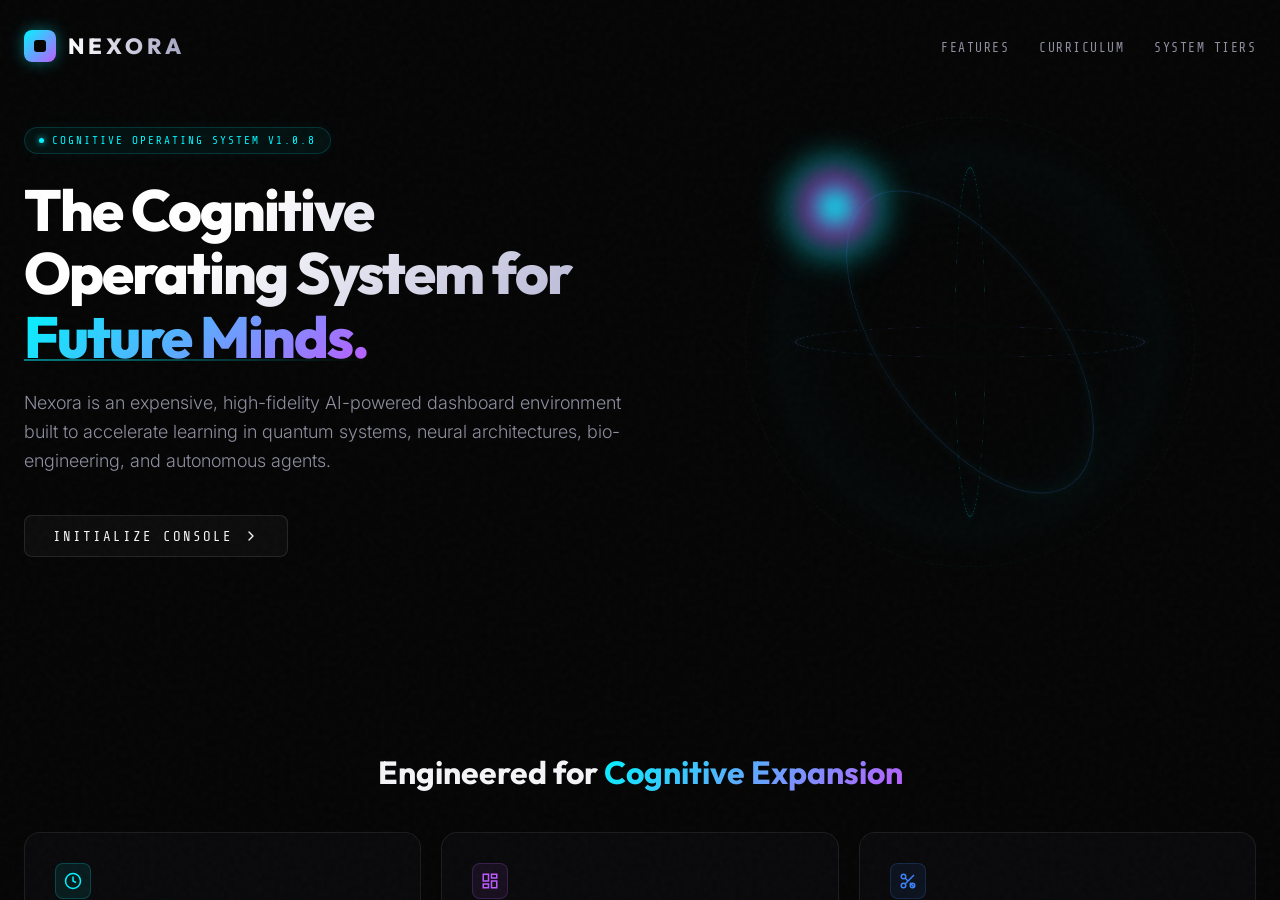
<file: index.html>
<!DOCTYPE html>
<html lang="en">
<head>
  <meta charset="UTF-8">
  <meta name="viewport" content="width=device-width, initial-scale=1.0">
  <title>Nexora // The Cognitive Learning System</title>
  
  <!-- CSS Linkages -->
  <link rel="stylesheet" href="css/main.css">
  <link rel="stylesheet" href="css/landing.css">
</head>
<body>

  <!-- Background Particles Canvas -->
  <canvas id="bg-canvas" style="position: fixed; top:0; left:0; width:100vw; height:100vh; z-index:1; pointer-events:none;"></canvas>
  
  <!-- CRT Digital Grain Overlay -->
  <div class="noise-overlay"></div>

  <!-- Ambient Blurred Backdrop Gradients -->
  <div class="ambient-glow-container">
    <div class="ambient-orb orb-cyan"></div>
    <div class="ambient-orb orb-purple"></div>
    <div class="ambient-orb orb-blue"></div>
  </div>

  <!-- ==========================================================================
       CINEMATIC LANDING PAGE WRAPPER
       ========================================================================== */ -->
  <div id="landing-wrapper" class="landing-wrapper" style="position:relative; z-index:10;">
    
    <!-- HEADER -->
    <header class="landing-header">
      <div class="logo-container">
        <div class="logo-icon"></div>
        <div class="logo-text">NEXORA</div>
      </div>
      <ul class="nav-links">
        <li><a href="#features">FEATURES</a></li>
        <li><a href="#syllabus">CURRICULUM</a></li>
        <li><a href="#pricing">SYSTEM TIERS</a></li>
      </ul>
    </header>

    <!-- HERO SECTION -->
    <section class="hero-container">
      <div class="hero-content">
        <div class="badge-futuristic">
          <span style="display:inline-block; width:5px; height:5px; background:var(--accent-cyan); border-radius:50%; box-shadow:0 0 6px var(--accent-cyan);"></span>
          Cognitive Operating System v1.0.8
        </div>
        <h1 class="hero-title">
          The Cognitive<br>Operating System for <span>Future Minds.</span>
        </h1>
        <p class="hero-subtitle">
          Nexora is an expensive, high-fidelity AI-powered dashboard environment built to accelerate learning in quantum systems, neural architectures, bio-engineering, and autonomous agents.
        </p>
        <div class="hero-actions">
          <button id="init-console-btn" class="btn-futuristic">
            <span>INITIALIZE CONSOLE</span>
            <svg width="16" height="16" viewBox="0 0 24 24" fill="none" stroke="currentColor" stroke-width="2" stroke-linecap="round" stroke-linejoin="round"><polyline points="9 18 15 12 9 6"></polyline></svg>
          </button>
        </div>
      </div>

      <div class="hero-visuals">
        <div class="hologram-wrapper">
          <div class="hologram-grid"></div>
          <div class="hologram-sphere">
            <div class="hologram-ring ring-x"></div>
            <div class="hologram-ring ring-y"></div>
            <div class="hologram-ring ring-z"></div>
            <div class="hologram-core"></div>
          </div>
        </div>
      </div>
    </section>

    <!-- FEATURES BENTO GRID -->
    <section id="features" class="landing-features-section" style="width:100%; max-width:1300px; margin: 80px auto 40px auto; padding: 0 24px;">
      <h2 style="font-family:var(--font-display); font-size:32px; font-weight:700; margin-bottom:40px; text-align:center;">
        Engineered for <span style="background: linear-gradient(135deg, var(--accent-cyan), var(--accent-purple)); -webkit-background-clip: text; -webkit-text-fill-color: transparent;">Cognitive Expansion</span>
      </h2>
      
      <div style="display:grid; grid-template-columns: repeat(3, 1fr); gap:20px;">
        
        <!-- Feature 1 -->
        <div class="glass-panel" style="padding:30px; display:flex; flex-direction:column; gap:16px; min-height:220px;">
          <div style="width:36px; height:36px; border-radius:8px; background:rgba(0, 245, 255, 0.08); display:flex; align-items:center; justify-content:center; border:1px solid rgba(0, 245, 255, 0.2);">
            <svg viewBox="0 0 24 24" fill="none" stroke="var(--accent-cyan)" stroke-width="2" style="width:18px; height:18px;"><circle cx="12" cy="12" r="10"></circle><polyline points="12 6 12 12 16 14"></polyline></svg>
          </div>
          <h3 style="font-family:var(--font-display); font-size:18px; font-weight:600;">Neural Focus Synth</h3>
          <p style="color:var(--text-secondary); font-size:13.5px; line-height:1.5;">
            Procedural Audio Context oscillators synthesizing stereophonic Alpha Waves (10Hz binaural offsets) and bandpass Cosmic Rain sweeps to isolate neural focuses.
          </p>
        </div>

        <!-- Feature 2 -->
        <div class="glass-panel" style="padding:30px; display:flex; flex-direction:column; gap:16px; min-height:220px;">
          <div style="width:36px; height:36px; border-radius:8px; background:rgba(189, 92, 255, 0.08); display:flex; align-items:center; justify-content:center; border:1px solid rgba(189, 92, 255, 0.2);">
            <svg viewBox="0 0 24 24" fill="none" stroke="var(--accent-purple)" stroke-width="2" style="width:18px; height:18px;"><rect x="3" y="3" width="7" height="9"></rect><rect x="14" y="3" width="7" height="5"></rect><rect x="14" y="12" width="7" height="9"></rect><rect x="3" y="16" width="7" height="5"></rect></svg>
          </div>
          <h3 style="font-family:var(--font-display); font-size:18px; font-weight:600;">Cognitive Bento Grid</h3>
          <p style="color:var(--text-secondary); font-size:13.5px; line-height:1.5;">
            Responsive, glassmorphic grid systems inspired by Apple Vision Pro, arranging stats, schedules, modules, and diagnostic logs into a unified workstation.
          </p>
        </div>

        <!-- Feature 3 -->
        <div class="glass-panel" style="padding:30px; display:flex; flex-direction:column; gap:16px; min-height:220px;">
          <div style="width:36px; height:36px; border-radius:8px; background:rgba(59, 130, 246, 0.08); display:flex; align-items:center; justify-content:center; border:1px solid rgba(59, 130, 246, 0.2);">
            <svg viewBox="0 0 24 24" fill="none" stroke="var(--accent-blue)" stroke-width="2" style="width:18px; height:18px;"><circle cx="18" cy="18" r="3"></circle><circle cx="6" cy="6" r="3"></circle><circle cx="6" cy="18" r="3"></circle><path d="M20 4L8.12 15.88M14.47 14.48L20 20M8.12 8.12L12 12"></path></svg>
          </div>
          <h3 style="font-family:var(--font-display); font-size:18px; font-weight:600;">Synapse Telemetry</h3>
          <p style="color:var(--text-secondary); font-size:13.5px; line-height:1.5;">
            Hardware-accelerated canvas renders compiling activity grid maps, progress indicators, radar strengths, and focus density logs without external libraries.
          </p>
        </div>

      </div>
    </section>

    <!-- ADAPTIVE CURRICULUM SYLLABUS SECTION -->
    <section id="syllabus" class="landing-syllabus-section" style="width:100%; max-width:1300px; margin: 80px auto; padding: 0 24px;">
      <h2 style="font-family:var(--font-display); font-size:32px; font-weight:700; margin-bottom:40px; text-align:center;">
        Curriculum <span style="background: linear-gradient(135deg, var(--accent-cyan), var(--accent-purple)); -webkit-background-clip: text; -webkit-text-fill-color: transparent;">Pathways</span>
      </h2>
      
      <div style="display:grid; grid-template-columns: 1fr 1fr; gap:20px;">
        
        <!-- Card 1 -->
        <div class="glass-panel" style="padding:24px; display:flex; flex-direction:column; justify-content:space-between; border-left:4px solid var(--accent-cyan);">
          <div>
            <div style="display:flex; justify-content:space-between; align-items:center; margin-bottom:12px;">
              <span style="font-family:var(--font-mono); font-size:11px; color:var(--accent-cyan);">MODULE 01 // CRITICAL PATH</span>
              <span style="font-family:var(--font-mono); font-size:11px; color:var(--text-muted);">Mastery: 68%</span>
            </div>
            <h3 style="font-family:var(--font-display); font-size:20px; font-weight:600; margin-bottom:10px;">Quantum Computing & Algorithms</h3>
            <p style="color:var(--text-secondary); font-size:13px; line-height:1.5; margin-bottom:16px;">
              Covers superposition, entanglement states, Hadamard transforms, Shor's factoring protocols, and custom QASM execution assemblies.
            </p>
          </div>
          <div style="font-family:var(--font-mono); font-size:11px; color:var(--text-muted);">SYLLABUS SECTIONS: 14 CLASSES // 3 LABS</div>
        </div>

        <!-- Card 2 -->
        <div class="glass-panel" style="padding:24px; display:flex; flex-direction:column; justify-content:space-between; border-left:4px solid var(--accent-purple);">
          <div>
            <div style="display:flex; justify-content:space-between; align-items:center; margin-bottom:12px;">
              <span style="font-family:var(--font-mono); font-size:11px; color:var(--accent-purple);">MODULE 02 // AI SYNAPSE</span>
              <span style="font-family:var(--font-mono); font-size:11px; color:var(--text-muted);">Mastery: 45%</span>
            </div>
            <h3 style="font-family:var(--font-display); font-size:20px; font-weight:600; margin-bottom:10px;">Neuro-Symbolic AI Architectures</h3>
            <p style="color:var(--text-secondary); font-size:13px; line-height:1.5; margin-bottom:16px;">
              Unifies neural networks with logical constraints, cognitive compiler systems, vector database retrievals, and neural grounding.
            </p>
          </div>
          <div style="font-family:var(--font-mono); font-size:11px; color:var(--text-muted);">SYLLABUS SECTIONS: 18 CLASSES // 5 LABS</div>
        </div>

        <!-- Card 3 -->
        <div class="glass-panel" style="padding:24px; display:flex; flex-direction:column; justify-content:space-between; border-left:4px solid var(--accent-blue);">
          <div>
            <div style="display:flex; justify-content:space-between; align-items:center; margin-bottom:12px;">
              <span style="font-family:var(--font-mono); font-size:11px; color:var(--accent-blue);">MODULE 03 // LIFE SYSTEMS</span>
              <span style="font-family:var(--font-mono); font-size:11px; color:var(--text-muted);">Mastery: 82%</span>
            </div>
            <h3 style="font-family:var(--font-display); font-size:20px; font-weight:600; margin-bottom:10px;">Bio-Synthetic Engineering</h3>
            <p style="color:var(--text-secondary); font-size:13px; line-height:1.5; margin-bottom:16px;">
              Examines bio-sensor links, molecular networks, neural interface hardware codes, and DNA digital memory allocations.
            </p>
          </div>
          <div style="font-family:var(--font-mono); font-size:11px; color:var(--text-muted);">SYLLABUS SECTIONS: 12 CLASSES // 2 LABS</div>
        </div>

        <!-- Card 4 -->
        <div class="glass-panel" style="padding:24px; display:flex; flex-direction:column; justify-content:space-between; border-left:4px solid #ef4444;">
          <div>
            <div style="display:flex; justify-content:space-between; align-items:center; margin-bottom:12px;">
              <span style="font-family:var(--font-mono); font-size:11px; color:#ef4444;">MODULE 04 // AGENT SWARMS</span>
              <span style="font-family:var(--font-mono); font-size:11px; color:var(--text-muted);">Mastery: 20%</span>
            </div>
            <h3 style="font-family:var(--font-display); font-size:20px; font-weight:600; margin-bottom:10px;">Autonomous Agent Networks</h3>
            <p style="color:var(--text-secondary); font-size:13px; line-height:1.5; margin-bottom:16px;">
              Focuses on multi-agent game theory, task decomposition loops, recursive feedback networks, and dynamic workspace actions.
            </p>
          </div>
          <div style="font-family:var(--font-mono); font-size:11px; color:var(--text-muted);">SYLLABUS SECTIONS: 20 CLASSES // 6 LABS</div>
        </div>

      </div>
    </section>

    <!-- PRICING BENTO GRID -->
    <section id="pricing" class="landing-pricing-section" style="width:100%; max-width:1300px; margin: 80px auto; padding: 0 24px 100px 24px;">
      <h2 style="font-family:var(--font-display); font-size:32px; font-weight:700; margin-bottom:40px; text-align:center;">
        Compute <span style="background: linear-gradient(135deg, var(--accent-cyan), var(--accent-purple)); -webkit-background-clip: text; -webkit-text-fill-color: transparent;">Slices</span>
      </h2>
      
      <div style="display:grid; grid-template-columns: repeat(3, 1fr); gap:20px;">
        
        <!-- Tier 1 -->
        <div class="glass-panel" style="padding:32px; display:flex; flex-direction:column; justify-content:space-between; min-height:360px;">
          <div>
            <div style="font-family:var(--font-mono); font-size:11px; color:var(--text-secondary); margin-bottom:8px;">LOCAL CORE</div>
            <h3 style="font-family:var(--font-display); font-size:24px; font-weight:700; margin-bottom:12px;">Base Node</h3>
            <div style="font-family:var(--font-display); font-size:36px; font-weight:700; color:#fff; margin-bottom:20px;">
              $0 <span style="font-size:13px; font-family:var(--font-mono); color:var(--text-muted); font-weight:400;">/ LIFETIME</span>
            </div>
            <ul style="list-style:none; display:flex; flex-direction:column; gap:10px; color:var(--text-secondary); font-size:13px;">
              <li>- Standard adaptive dashboard</li>
              <li>- Access to 4 foundational courses</li>
              <li>- Local focus timer (No Web Audio)</li>
              <li>- Standard AI assistant interface</li>
            </ul>
          </div>
          <button class="btn-futuristic" style="width:100%; justify-content:center; margin-top:24px;">SELECT NODE</button>
        </div>

        <!-- Tier 2 -->
        <div class="glass-panel glow-border-card" style="padding:32px; display:flex; flex-direction:column; justify-content:space-between; min-height:360px; border-color: rgba(0, 245, 255, 0.25);">
          <div>
            <div style="display:flex; justify-content:space-between; align-items:center; margin-bottom:8px;">
              <span style="font-family:var(--font-mono); font-size:11px; color:var(--accent-cyan);">ACTIVE SYNC</span>
              <span style="font-family:var(--font-mono); font-size:9px; background:rgba(0,245,255,0.1); color:var(--accent-cyan); padding:2px 6px; border-radius:4px;">POPULAR</span>
            </div>
            <h3 style="font-family:var(--font-display); font-size:24px; font-weight:700; margin-bottom:12px;">Advanced Agent</h3>
            <div style="font-family:var(--font-display); font-size:36px; font-weight:700; color:#fff; margin-bottom:20px;">
              $29 <span style="font-size:13px; font-family:var(--font-mono); color:var(--text-muted); font-weight:400;">/ CYCLE</span>
            </div>
            <ul style="list-style:none; display:flex; flex-direction:column; gap:10px; color:var(--text-secondary); font-size:13px;">
              <li>- Expanded Bento telemetry tracking</li>
              <li>- Procedural focus synthesizer audio</li>
              <li>- Live QASM quantum sandbox output</li>
              <li>- Advanced AI Core command routing</li>
            </ul>
          </div>
          <button class="btn-futuristic" style="width:100%; justify-content:center; margin-top:24px; border-color:var(--accent-cyan); color:var(--accent-cyan);">LINK NODE</button>
        </div>

        <!-- Tier 3 -->
        <div class="glass-panel" style="padding:32px; display:flex; flex-direction:column; justify-content:space-between; min-height:360px;">
          <div>
            <div style="font-family:var(--font-mono); font-size:11px; color:var(--accent-purple); margin-bottom:8px;">GRID NETWORK</div>
            <h3 style="font-family:var(--font-display); font-size:24px; font-weight:700; margin-bottom:12px;">Synapse Grid</h3>
            <div style="font-family:var(--font-display); font-size:79px; font-weight:700; color:#fff; margin-bottom:20px; font-size:36px;">
              $99 <span style="font-size:13px; font-family:var(--font-mono); color:var(--text-muted); font-weight:400;">/ CYCLE</span>
            </div>
            <ul style="list-style:none; display:flex; flex-direction:column; gap:10px; color:var(--text-secondary); font-size:13px;">
              <li>- Complete biometrics dashboard graphs</li>
              <li>- Dedicated LFO ocean audio modules</li>
              <li>- Unlimited multi-agent diagnostics</li>
              <li>- Priority compute compiler routes</li>
            </ul>
          </div>
          <button class="btn-futuristic" style="width:100%; justify-content:center; margin-top:24px;">LINK NETWORK</button>
        </div>

      </div>
    </section>

  </div>

  <!-- DIAGNOSTIC BOOT LOADER WRAPPER -->
  <div id="boot-container" class="boot-container">
    <div class="boot-box glass-panel">
      <div class="boot-header">
        <div class="boot-title">SYNAPSE CONNECTION ENGINE</div>
        <div class="boot-dots">
          <div class="boot-dot cyan"></div>
          <div class="boot-dot purple"></div>
          <div class="boot-dot"></div>
        </div>
      </div>
      <div id="boot-logs" class="boot-logs">
        <!-- Logs added in JS -->
      </div>
      <div class="boot-progress-container">
        <div class="boot-progress-label">
          <span>CONNECTING INTEGRATED TELEMETRY</span>
          <span style="font-family: var(--font-mono);">ONLINE</span>
        </div>
        <div class="boot-progress-bar">
          <div id="boot-progress-fill" class="boot-progress-fill"></div>
        </div>
      </div>
    </div>
  </div>

  <!-- Javascript Modules -->
  <script src="js/particles.js"></script>
  <script>
    // Local Landing page logic
    document.addEventListener('DOMContentLoaded', () => {
      // Background particles
      new window.NexoraParticles('bg-canvas');
      
      const initBtn = document.getElementById('init-console-btn');
      const bootContainer = document.getElementById('boot-container');
      const bootProgressFill = document.getElementById('boot-progress-fill');
      const bootLogs = document.getElementById('boot-logs');
      const landingWrapper = document.getElementById('landing-wrapper');
      
      if (initBtn) {
        initBtn.addEventListener('click', () => {
          bootContainer.classList.add('active');
          
          const logs = [
            { text: "NEXORA CORE VERIFICATION v1.0.8", type: "success" },
            { text: "SECURE CHANNEL SYNCING...", type: "info" },
            { text: "BIOSYNC DECODER: ONLINE [PORT 492]", type: "success" },
            { text: "PARSING COGNITIVE METRIC GRID...", type: "info" },
            { text: "LINKING SYNAPSE GRID CLOCK...", type: "info" },
            { text: "LOADER RESPONSE: REDIRECT TO DASHBOARD", type: "success" }
          ];
          
          let logIndex = 0;
          let progress = 0;
          
          const logInterval = setInterval(() => {
            if (logIndex < logs.length) {
              const item = logs[logIndex];
              const line = document.createElement('div');
              line.className = 'boot-log-line';
              
              const time = new Date().toLocaleTimeString('en-US', { hour12: false, hour: '2-digit', minute: '2-digit', second: '2-digit' });
              
              line.innerHTML = `
                <span class="boot-log-timestamp">${time}</span>
                <span class="boot-log-status ${item.type}">[${item.type.toUpperCase()}]</span>
                <span class="boot-log-text">${item.text}</span>
              `;
              bootLogs.appendChild(line);
              bootLogs.scrollTop = bootLogs.scrollHeight;
              logIndex++;
            }
          }, 180);
          
          const progressInterval = setInterval(() => {
            progress += 2;
            if (progress > 100) progress = 100;
            bootProgressFill.style.width = `${progress}%`;
            
            if (progress >= 100) {
              clearInterval(progressInterval);
              clearInterval(logInterval);
              
              setTimeout(() => {
                bootContainer.style.opacity = '0';
                landingWrapper.classList.add('deactivate');
                
                setTimeout(() => {
                  // MULTIPAGE ROUTING: Direct transition redirect
                  window.location.href = 'dashboard.html';
                }, 500);
              }, 800);
            }
          }, 40);
        });
      }
    });
  </script>
</body>
</html>
</file>
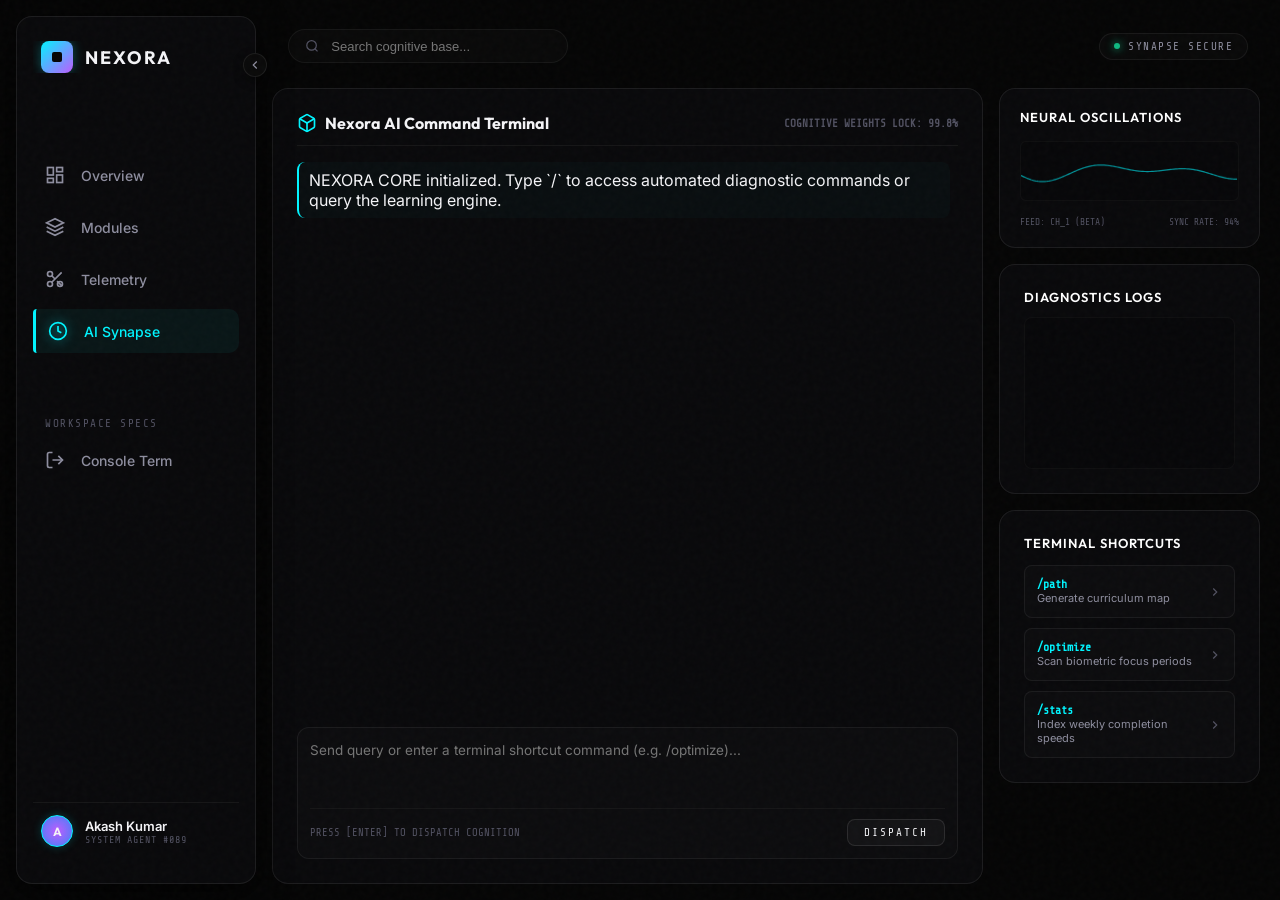
<file: ai-synapse.html>
<!DOCTYPE html>
<html lang="en">
<head>
  <meta charset="UTF-8">
  <meta name="viewport" content="width=device-width, initial-scale=1.0">
  <title>Nexora Core // AI Synapse Workspace</title>
  
  <!-- CSS Linkages -->
  <link rel="stylesheet" href="css/main.css">
  <link rel="stylesheet" href="css/dashboard.css">
  <link rel="stylesheet" href="css/ai-synapse.css">
</head>
<body>

  <!-- Background Particles Canvas -->
  <canvas id="bg-canvas" style="position: fixed; top:0; left:0; width:100vw; height:100vh; z-index:1; pointer-events:none;"></canvas>
  
  <!-- CRT Digital Grain Overlay -->
  <div class="noise-overlay"></div>

  <!-- Ambient Blurred Backdrop Gradients -->
  <div class="ambient-glow-container">
    <div class="ambient-orb orb-cyan"></div>
    <div class="ambient-orb orb-purple"></div>
    <div class="ambient-orb orb-blue"></div>
  </div>

  <!-- APP WRAPPER -->
  <div id="app-wrapper" class="app-wrapper active">
    
    <!-- LEFT SIDEBAR NAVIGATION -->
    <nav class="sidebar glass-panel">
      <div class="sidebar-toggle">
        <svg viewBox="0 0 24 24" fill="none" stroke="currentColor" stroke-width="2"><polyline points="15 18 9 12 15 6"></polyline></svg>
      </div>

      <div style="display:flex; flex-direction:column; gap:40px;">
        <div class="sidebar-header">
          <div class="sidebar-logo"></div>
          <div class="sidebar-logo-text">NEXORA</div>
        </div>

        <ul class="sidebar-menu">
          <li class="sidebar-item">
            <a href="dashboard.html">
              <svg viewBox="0 0 24 24" fill="none" stroke="currentColor" stroke-width="2"><rect x="3" y="3" width="7" height="9"></rect><rect x="14" y="3" width="7" height="5"></rect><rect x="14" y="12" width="7" height="9"></rect><rect x="3" y="16" width="7" height="5"></rect></svg>
              <span>Overview</span>
            </a>
          </li>
          <li class="sidebar-item">
            <a href="modules.html">
              <svg viewBox="0 0 24 24" fill="none" stroke="currentColor" stroke-width="2"><path d="M12 2L2 7l10 5 10-5-10-5zM2 17l10 5 10-5M2 12l10 5 10-5"></path></svg>
              <span>Modules</span>
            </a>
          </li>
          <li class="sidebar-item">
            <a href="telemetry.html">
              <svg viewBox="0 0 24 24" fill="none" stroke="currentColor" stroke-width="2"><circle cx="18" cy="18" r="3"></circle><circle cx="6" cy="6" r="3"></circle><circle cx="6" cy="18" r="3"></circle><path d="M20 4L8.12 15.88M14.47 14.48L20 20M8.12 8.12L12 12"></path></svg>
              <span>Telemetry</span>
            </a>
          </li>
          <li class="sidebar-item active">
            <a href="ai-synapse.html">
              <svg viewBox="0 0 24 24" fill="none" stroke="currentColor" stroke-width="2"><circle cx="12" cy="12" r="10"></circle><polyline points="12 6 12 12 16 14"></polyline></svg>
              <span>AI Synapse</span>
            </a>
          </li>
        </ul>

        <div>
          <div class="sidebar-label">WORKSPACE SPECS</div>
          <ul class="sidebar-menu" style="margin-top:0;">
            <li class="sidebar-item">
              <a href="index.html">
                <svg viewBox="0 0 24 24" fill="none" stroke="currentColor" stroke-width="2"><path d="M9 21H5a2 2 0 0 1-2-2V5a2 2 0 0 1 2-2h4"></path><polyline points="16 17 21 12 16 7"></polyline><line x1="21" y1="12" x2="9" y2="12"></line></svg>
                <span>Console Term</span>
              </a>
            </li>
          </ul>
        </div>
      </div>

      <!-- USER INFO -->
      <div class="sidebar-footer">
        <div class="user-avatar">A</div>
        <div class="user-meta">
          <span class="user-name">Akash Kumar</span>
          <span class="user-role">SYSTEM AGENT #089</span>
        </div>
      </div>
    </nav>

    <!-- MAIN VIEW AREA -->
    <main class="main-content">
      
      <!-- HEADER -->
      <header class="dashboard-header">
        <div class="header-search">
          <svg viewBox="0 0 24 24" fill="none" stroke="currentColor" stroke-width="2"><circle cx="11" cy="11" r="8"></circle><line x1="21" y1="21" x2="16.65" y2="16.65"></line></svg>
          <input type="text" placeholder="Search cognitive base...">
        </div>

        <div class="header-actions">
          <div class="action-badge">
            <span class="pulse-indicator"></span>
            SYNAPSE SECURE
          </div>
        </div>
      </header>

      <!-- AI CORE WORKSPACE LAYOUT -->
      <div class="dashboard-scroll-area" style="overflow:hidden;">
        <div class="ai-workspace-layout">
          
          <!-- LEFT COLUMN: EXPANDED CHAT CONSOLE -->
          <div class="chat-main-column">
            <div class="bento-card glass-panel card-expanded-chat">
              <div style="font-family:var(--font-display); font-size:16px; font-weight:700; margin-bottom:16px; display:flex; justify-content:space-between; align-items:center; border-bottom: 1px solid rgba(255,255,255,0.05); padding-bottom:12px;">
                <div style="display:flex; align-items:center; gap:8px;">
                  <svg viewBox="0 0 24 24" fill="none" stroke="var(--accent-cyan)" stroke-width="2" style="width:20px; height:20px;"><path d="M21 16V8a2 2 0 0 0-1-1.73l-7-4a2 2 0 0 0-2 0l-7 4A2 2 0 0 0 3 8v8a2 2 0 0 0 1 1.73l7 4a2 2 0 0 0 2 0l7-4A2 2 0 0 0 21 16z"></path><polyline points="3.27 6.96 12 12.01 20.73 6.96"></polyline><line x1="12" y1="22.08" x2="12" y2="12"></line></svg>
                  <span>Nexora AI Command Terminal</span>
                </div>
                <span style="font-family:var(--font-mono); font-size:11px; color:var(--text-muted);">COGNITIVE WEIGHTS LOCK: 99.8%</span>
              </div>
              
              <!-- Chat Logs scroller -->
              <div id="ai-chat-body" class="chat-scroller">
                <!-- Chat lines appended via JS -->
              </div>
              
              <!-- Chat Input Box -->
              <div class="chat-input-wrapper">
                <textarea id="ai-chat-input" class="chat-input-textarea" placeholder="Send query or enter a terminal shortcut command (e.g. /optimize)..."></textarea>
                <div class="chat-input-actions">
                  <span style="font-family:var(--font-mono); font-size:10.5px; color:var(--text-muted);">PRESS [ENTER] TO DISPATCH COGNITION</span>
                  <button id="ai-chat-submit" class="btn-futuristic" style="padding: 6px 16px; font-size: 11px;">DISPATCH</button>
                </div>
              </div>
            </div>
          </div>

          <!-- RIGHT COLUMN: SIDEBAR TELEMETRY PANELS -->
          <div class="sidebar-panels-column">
            
            <!-- Brainwave Wave Panel -->
            <div class="bento-card glass-panel" style="min-height:160px; padding:20px; display:flex; flex-direction:column; justify-content:space-between;">
              <div style="font-family:var(--font-display); font-size:13px; font-weight:600; text-transform:uppercase; letter-spacing:1px; color:#fff;">Neural Oscillations</div>
              <div style="height:60px; margin: 10px 0; background:rgba(0,0,0,0.2); border-radius:6px; border:1px solid rgba(255,255,255,0.03); overflow:hidden;">
                <canvas id="neural-scanner" style="width:100%; height:100%;"></canvas>
              </div>
              <div style="display:flex; justify-content:space-between; font-family:var(--font-mono); font-size:9.5px; color:var(--text-muted);">
                <span>FEED: CH_1 (BETA)</span>
                <span>SYNC RATE: 94%</span>
              </div>
            </div>

            <!-- Debug Logs Card -->
            <div class="bento-card glass-panel card-debug-monitor">
              <div style="font-family:var(--font-display); font-size:13px; font-weight:600; text-transform:uppercase; letter-spacing:1px; color:#fff;">Diagnostics Logs</div>
              <div id="debug-logs" class="debug-logs-scroller">
                <!-- Autogenerated scrolling tech logs -->
              </div>
            </div>

            <!-- Command Directory Card -->
            <div class="bento-card glass-panel card-command-directory">
              <div style="font-family:var(--font-display); font-size:13px; font-weight:600; text-transform:uppercase; letter-spacing:1px; color:#fff;">Terminal Shortcuts</div>
              
              <div class="command-buttons-list">
                <!-- Short 1 -->
                <div class="quick-cmd-btn" data-cmd="/path">
                  <div>
                    <div class="quick-cmd-title">/path</div>
                    <div class="quick-cmd-desc">Generate curriculum map</div>
                  </div>
                  <svg viewBox="0 0 24 24" fill="none" stroke="var(--text-muted)" stroke-width="2" style="width:14px; height:14px;"><polyline points="9 18 15 12 9 6"></polyline></svg>
                </div>
                
                <!-- Short 2 -->
                <div class="quick-cmd-btn" data-cmd="/optimize">
                  <div>
                    <div class="quick-cmd-title">/optimize</div>
                    <div class="quick-cmd-desc">Scan biometric focus periods</div>
                  </div>
                  <svg viewBox="0 0 24 24" fill="none" stroke="var(--text-muted)" stroke-width="2" style="width:14px; height:14px;"><polyline points="9 18 15 12 9 6"></polyline></svg>
                </div>

                <!-- Short 3 -->
                <div class="quick-cmd-btn" data-cmd="/stats">
                  <div>
                    <div class="quick-cmd-title">/stats</div>
                    <div class="quick-cmd-desc">Index weekly completion speeds</div>
                  </div>
                  <svg viewBox="0 0 24 24" fill="none" stroke="var(--text-muted)" stroke-width="2" style="width:14px; height:14px;"><polyline points="9 18 15 12 9 6"></polyline></svg>
                </div>
              </div>
            </div>

          </div>

        </div>
      </div>

    </main>
  </div>

  <!-- Javascript Modules -->
  <script src="js/particles.js"></script>
  <script src="js/ai-core.js"></script>
  <script>
    document.addEventListener('DOMContentLoaded', () => {
      // 1. Initialize Particles Background
      if (window.NexoraParticles) {
        new window.NexoraParticles('bg-canvas');
      }

      // 2. Collapsible sidebar
      const sidebar = document.querySelector('.sidebar');
      const sidebarToggle = document.querySelector('.sidebar-toggle');
      if (sidebarToggle && sidebar) {
        sidebarToggle.addEventListener('click', () => {
          sidebar.classList.toggle('collapsed');
        });
      }

      // 3. AI Core Console Bindings
      const aiCore = new window.NexoraAiCore('ai-chat-body', 'ai-chat-input', 'ai-chat-submit');
      
      // Bind shortcuts
      const cmdBtns = document.querySelectorAll('.quick-cmd-btn');
      cmdBtns.forEach(btn => {
        btn.addEventListener('click', () => {
          const cmd = btn.getAttribute('data-cmd');
          aiCore.addUserMessage(cmd);
          setTimeout(() => {
            aiCore.processCommand(cmd);
          }, 300);
        });
      });

      // 4. Live Oscilloscope Scanner
      const initOscilloscope = () => {
        const canvas = document.getElementById('neural-scanner');
        if (!canvas) return;
        const ctx = canvas.getContext('2d');
        const crect = canvas.parentElement.getBoundingClientRect();
        
        canvas.width = crect.width;
        canvas.height = 60;
        
        let phase = 0;
        
        const render = () => {
          ctx.clearRect(0, 0, canvas.width, 60);
          ctx.strokeStyle = 'rgba(0, 245, 255, 0.6)';
          ctx.lineWidth = 1.2;
          ctx.shadowBlur = 4;
          ctx.shadowColor = 'var(--accent-cyan)';
          
          ctx.beginPath();
          phase += 0.08;
          
          for (let x = 0; x < canvas.width; x++) {
            // Complex rippling sine wave
            const y = 30 + Math.sin(x * 0.05 + phase) * 12 * Math.cos(x * 0.01 + phase * 0.5);
            if (x === 0) {
              ctx.moveTo(x, y);
            } else {
              ctx.lineTo(x, y);
            }
          }
          
          ctx.stroke();
          ctx.shadowBlur = 0;
          requestAnimationFrame(render);
        };
        
        render();
      };
      
      initOscilloscope();

      // 5. Diagnostics Logs Auto-scroll Generator
      const debugLogs = document.getElementById('debug-logs');
      if (debugLogs) {
        const logTemplates = [
          { text: 'SECURE LINK: Sync efficiency baseline operating at 94.2%', type: 'success' },
          { text: 'COGNITIVE LOG: System metrics cached successfully to core registries.', type: 'info' },
          { text: 'SYNAPSE LINK: Adjusting optimization parameters by -0.05ms jitter.', type: 'accent' },
          { text: 'TELEMETRY GATE: Resolving remote vectors on channel #19.', type: 'info' },
          { text: 'BIOSYNC FEED: Standard parameters logged for active agent.', type: 'info' }
        ];

        setInterval(() => {
          const randLog = logTemplates[Math.floor(Math.random() * logTemplates.length)];
          const line = document.createElement('div');
          line.className = 'debug-log-row';
          const time = new Date().toLocaleTimeString('en-US', { hour12: false, hour: '2-digit', minute: '2-digit', second: '2-digit' });
          line.innerHTML = `
            <span style="color:#525262;">${time}</span> 
            <span class="${randLog.type}">[${randLog.type.toUpperCase()}]</span> 
            ${randLog.text}
          `;
          debugLogs.appendChild(line);
          debugLogs.scrollTop = debugLogs.scrollHeight;
          
          // Cap logs length to prevent slow down
          if (debugLogs.childElementCount > 30) {
            debugLogs.removeChild(debugLogs.firstChild);
          }
        }, 2200);
      }
    });
  </script>
</body>
</html>
</file>
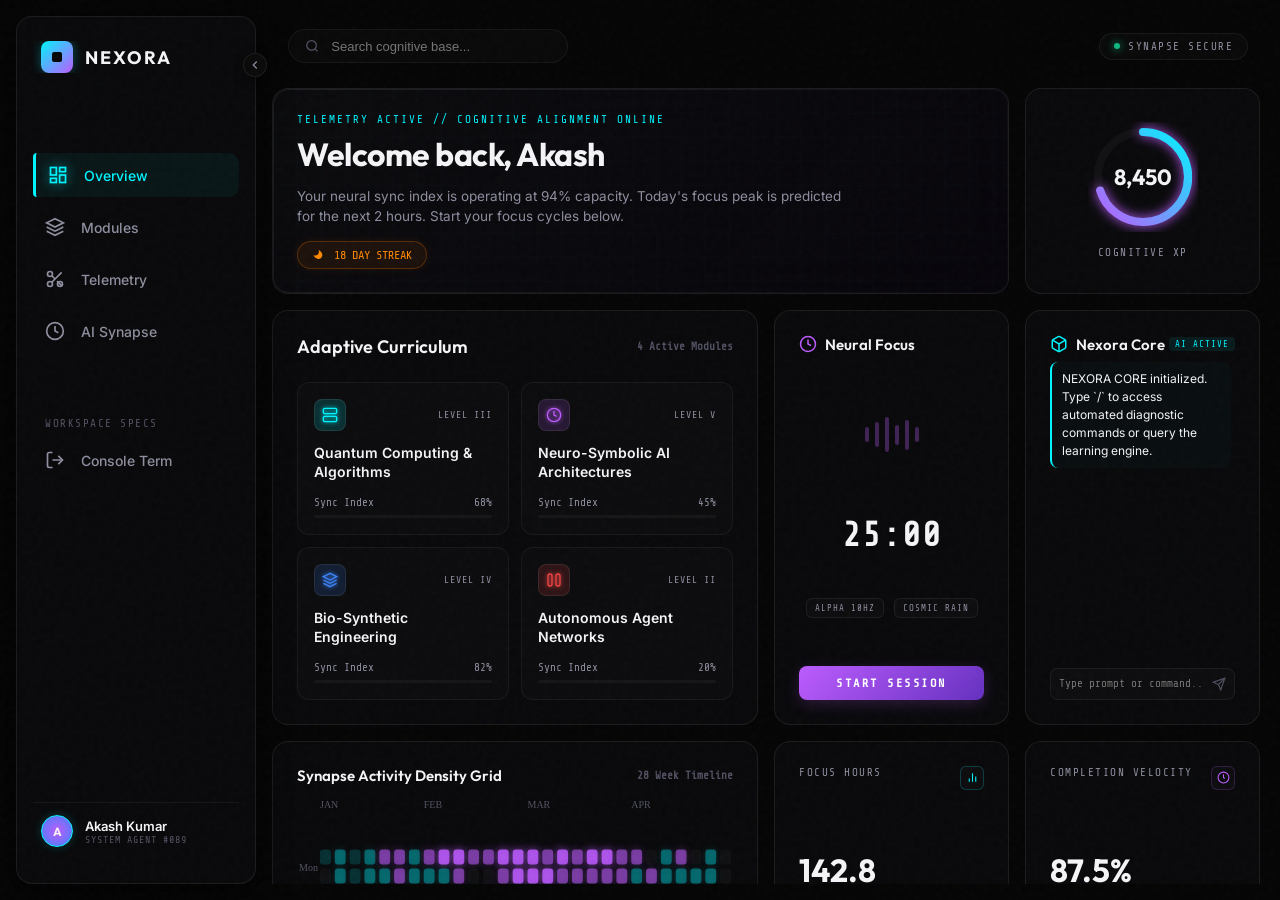
<file: dashboard.html>
<!DOCTYPE html>
<html lang="en">
<head>
  <meta charset="UTF-8">
  <meta name="viewport" content="width=device-width, initial-scale=1.0">
  <title>Nexora Core // Dashboard Workspace</title>
  
  <!-- CSS Linkages -->
  <link rel="stylesheet" href="css/main.css">
  <link rel="stylesheet" href="css/dashboard.css">
</head>
<body>

  <!-- Background Particles Canvas -->
  <canvas id="bg-canvas" style="position: fixed; top:0; left:0; width:100vw; height:100vh; z-index:1; pointer-events:none;"></canvas>
  
  <!-- CRT Digital Grain Overlay -->
  <div class="noise-overlay"></div>

  <!-- Ambient Blurred Backdrop Gradients -->
  <div class="ambient-glow-container">
    <div class="ambient-orb orb-cyan"></div>
    <div class="ambient-orb orb-purple"></div>
    <div class="ambient-orb orb-blue"></div>
  </div>

  <!-- APP WRAPPER -->
  <div id="app-wrapper" class="app-wrapper active">
    
    <!-- LEFT SIDEBAR NAVIGATION -->
    <nav class="sidebar glass-panel">
      <div class="sidebar-toggle">
        <svg viewBox="0 0 24 24" fill="none" stroke="currentColor" stroke-width="2"><polyline points="15 18 9 12 15 6"></polyline></svg>
      </div>

      <div style="display:flex; flex-direction:column; gap:40px;">
        <div class="sidebar-header">
          <div class="sidebar-logo"></div>
          <div class="sidebar-logo-text">NEXORA</div>
        </div>

        <ul class="sidebar-menu">
          <li class="sidebar-item active">
            <a href="dashboard.html">
              <svg viewBox="0 0 24 24" fill="none" stroke="currentColor" stroke-width="2"><rect x="3" y="3" width="7" height="9"></rect><rect x="14" y="3" width="7" height="5"></rect><rect x="14" y="12" width="7" height="9"></rect><rect x="3" y="16" width="7" height="5"></rect></svg>
              <span>Overview</span>
            </a>
          </li>
          <li class="sidebar-item">
            <a href="modules.html">
              <svg viewBox="0 0 24 24" fill="none" stroke="currentColor" stroke-width="2"><path d="M12 2L2 7l10 5 10-5-10-5zM2 17l10 5 10-5M2 12l10 5 10-5"></path></svg>
              <span>Modules</span>
            </a>
          </li>
          <li class="sidebar-item">
            <a href="telemetry.html">
              <svg viewBox="0 0 24 24" fill="none" stroke="currentColor" stroke-width="2"><circle cx="18" cy="18" r="3"></circle><circle cx="6" cy="6" r="3"></circle><circle cx="6" cy="18" r="3"></circle><path d="M20 4L8.12 15.88M14.47 14.48L20 20M8.12 8.12L12 12"></path></svg>
              <span>Telemetry</span>
            </a>
          </li>
          <li class="sidebar-item">
            <a href="ai-synapse.html">
              <svg viewBox="0 0 24 24" fill="none" stroke="currentColor" stroke-width="2"><circle cx="12" cy="12" r="10"></circle><polyline points="12 6 12 12 16 14"></polyline></svg>
              <span>AI Synapse</span>
            </a>
          </li>
        </ul>

        <div>
          <div class="sidebar-label">WORKSPACE SPECS</div>
          <ul class="sidebar-menu" style="margin-top:0;">
            <li class="sidebar-item">
              <a href="index.html">
                <svg viewBox="0 0 24 24" fill="none" stroke="currentColor" stroke-width="2"><path d="M9 21H5a2 2 0 0 1-2-2V5a2 2 0 0 1 2-2h4"></path><polyline points="16 17 21 12 16 7"></polyline><line x1="21" y1="12" x2="9" y2="12"></line></svg>
                <span>Console Term</span>
              </a>
            </li>
          </ul>
        </div>
      </div>

      <!-- USER INFO -->
      <div class="sidebar-footer">
        <div class="user-avatar">A</div>
        <div class="user-meta">
          <span class="user-name">Akash Kumar</span>
          <span class="user-role">SYSTEM AGENT #089</span>
        </div>
      </div>
    </nav>

    <!-- MAIN VIEW AREA -->
    <main class="main-content">
      
      <!-- HEADER -->
      <header class="dashboard-header">
        <div class="header-search">
          <svg viewBox="0 0 24 24" fill="none" stroke="currentColor" stroke-width="2"><circle cx="11" cy="11" r="8"></circle><line x1="21" y1="21" x2="16.65" y2="16.65"></line></svg>
          <input type="text" placeholder="Search cognitive base...">
        </div>

        <div class="header-actions">
          <div class="action-badge">
            <span class="pulse-indicator"></span>
            SYNAPSE SECURE
          </div>
        </div>
      </header>

      <!-- SCROLL AREA -->
      <div class="dashboard-scroll-area">
        <div class="bento-grid">
          
          <!-- Hero Widget -->
          <div class="bento-card glass-panel card-hero glow-border-card">
            <div class="hero-mesh-overlay"></div>
            <div class="hero-profile-info">
              <div class="hero-tag">TELEMETRY ACTIVE // COGNITIVE ALIGNMENT ONLINE</div>
              <h2 class="hero-title-text">Welcome back, Akash</h2>
              <p style="color:var(--text-secondary); font-size:13.5px; max-width:550px; line-height:1.5;">
                Your neural sync index is operating at 94% capacity. Today's focus peak is predicted for the next 2 hours. Start your focus cycles below.
              </p>
              
              <div class="hero-streak-container">
                <div class="streak-indicator">
                  <svg viewBox="0 0 24 24"><path d="M17.66 11.57C17.43 8.35 15.22 6.08 12.33 3.86a.5.5 0 0 0-.77.56c.71 2.37.16 4.96-1.5 6.63-1.66 1.67-4.24 2.22-6.61 1.5a.5.5 0 0 0-.57.77c2.22 2.89 4.49 5.1 7.71 5.33 3.5.25 6.72-2.31 7.07-5.83.05-.26.03-.51-.01-.77Z"/></svg>
                  <span>18 DAY STREAK</span>
                </div>
              </div>
            </div>
          </div>

          <!-- XP Gauge -->
          <div class="bento-card glass-panel card-xp-meter">
            <div class="xp-circle-wrapper">
              <svg width="110" height="110">
                <defs>
                  <linearGradient id="xpGradient" x1="0%" y1="0%" x2="100%" y2="100%">
                    <stop offset="0%" stop-color="var(--accent-purple)" />
                    <stop offset="100%" stop-color="var(--accent-cyan)" />
                  </linearGradient>
                </defs>
                <circle class="xp-ring-back" cx="55" cy="55" r="45" />
                <circle class="xp-ring-fill" cx="55" cy="55" r="45" />
              </svg>
              <div class="xp-number">8,450</div>
            </div>
            <div class="xp-label">COGNITIVE XP</div>
          </div>

          <!-- Courses Grid -->
          <div class="bento-card glass-panel card-courses-grid">
            <div class="course-grid-title">
              <span>Adaptive Curriculum</span>
              <span style="font-family:var(--font-mono); font-size:11px; color:var(--text-muted);">4 Active Modules</span>
            </div>
            
            <div class="courses-container">
              <!-- Course 1 -->
              <div class="course-item" style="--accent:var(--accent-cyan); --glow:rgba(0,245,255,0.15); --progress:68%;">
                <div class="course-icon-row">
                  <div class="course-icon-bg">
                    <svg viewBox="0 0 24 24" fill="none" stroke="currentColor" stroke-width="2"><rect x="2" y="2" width="20" height="8" rx="2" ry="2"></rect><rect x="2" y="14" width="20" height="8" rx="2" ry="2"></rect><line x1="6" y1="6" x2="6.01" y2="6"></line><line x1="6" y1="18" x2="6.01" y2="18"></line></svg>
                  </div>
                  <span class="course-level">LEVEL III</span>
                </div>
                <div class="course-name">Quantum Computing & Algorithms</div>
                <div>
                  <div class="course-progress-meta">
                    <span>Sync Index</span>
                    <span>68%</span>
                  </div>
                  <div class="course-progress-bar">
                    <div class="course-progress-fill"></div>
                  </div>
                </div>
              </div>

              <!-- Course 2 -->
              <div class="course-item" style="--accent:var(--accent-purple); --glow:rgba(189,92,255,0.15); --progress:45%;">
                <div class="course-icon-row">
                  <div class="course-icon-bg">
                    <svg viewBox="0 0 24 24" fill="none" stroke="currentColor" stroke-width="2"><path d="M12 22c5.523 0 10-4.477 10-10S17.523 2 12 2 2 6.477 2 12s4.477 10 10 10z"></path><path d="M12 6v6l4 2"></path></svg>
                  </div>
                  <span class="course-level">LEVEL V</span>
                </div>
                <div class="course-name">Neuro-Symbolic AI Architectures</div>
                <div>
                  <div class="course-progress-meta">
                    <span>Sync Index</span>
                    <span>45%</span>
                  </div>
                  <div class="course-progress-bar">
                    <div class="course-progress-fill"></div>
                  </div>
                </div>
              </div>

              <!-- Course 3 -->
              <div class="course-item" style="--accent:var(--accent-blue); --glow:rgba(59,130,246,0.15); --progress:82%;">
                <div class="course-icon-row">
                  <div class="course-icon-bg">
                    <svg viewBox="0 0 24 24" fill="none" stroke="currentColor" stroke-width="2"><path d="M12 2L2 7l10 5 10-5-10-5zM2 17l10 5 10-5M2 12l10 5 10-5"></path></svg>
                  </div>
                  <span class="course-level">LEVEL IV</span>
                </div>
                <div class="course-name">Bio-Synthetic Engineering</div>
                <div>
                  <div class="course-progress-meta">
                    <span>Sync Index</span>
                    <span>82%</span>
                  </div>
                  <div class="course-progress-bar">
                    <div class="course-progress-fill"></div>
                  </div>
                </div>
              </div>

              <!-- Course 4 -->
              <div class="course-item" style="--accent:#ef4444; --glow:rgba(239,68,68,0.15); --progress:20%;">
                <div class="course-icon-row">
                  <div class="course-icon-bg">
                    <svg viewBox="0 0 24 24" fill="none" stroke="currentColor" stroke-width="2"><path d="M18 3a3 3 0 0 0-3 3v12a3 3 0 0 0 3 3 3 3 0 0 0 3-3V6a3 3 0 0 0-3-3zM6 3a3 3 0 0 0-3 3v12a3 3 0 0 0 3 3 3 3 0 0 0 3-3V6a3 3 0 0 0-3-3z"></path></svg>
                  </div>
                  <span class="course-level">LEVEL II</span>
                </div>
                <div class="course-name">Autonomous Agent Networks</div>
                <div>
                  <div class="course-progress-meta">
                    <span>Sync Index</span>
                    <span>20%</span>
                  </div>
                  <div class="course-progress-bar">
                    <div class="course-progress-fill"></div>
                  </div>
                </div>
              </div>
            </div>
          </div>

          <!-- Focus Synth Timer -->
          <div class="bento-card glass-panel card-focus-session">
            <div class="focus-header">
              <svg viewBox="0 0 24 24" fill="none" stroke="currentColor" stroke-width="2"><circle cx="12" cy="12" r="10"></circle><polyline points="12 6 12 12 16 14"></polyline></svg>
              <span>Neural Focus</span>
            </div>
            
            <div class="focus-visualizer">
              <div class="focus-wave"></div>
              <div class="focus-wave"></div>
              <div class="focus-wave"></div>
              <div class="focus-wave"></div>
              <div class="focus-wave"></div>
              <div class="focus-wave"></div>
            </div>
            
            <div class="focus-timer">25:00</div>
            
            <div class="focus-audio-selector">
              <button class="focus-sound-btn" data-sound="alpha">ALPHA 10HZ</button>
              <button class="focus-sound-btn" data-sound="cosmic">COSMIC RAIN</button>
            </div>
            
            <button class="focus-btn">Start Session</button>
          </div>

          <!-- AI Console Core -->
          <div class="bento-card glass-panel card-ai-insights">
            <div class="ai-header">
              <div class="ai-header-title">
                <svg viewBox="0 0 24 24" fill="none" stroke="currentColor" stroke-width="2"><path d="M21 16V8a2 2 0 0 0-1-1.73l-7-4a2 2 0 0 0-2 0l-7 4A2 2 0 0 0 3 8v8a2 2 0 0 0 1 1.73l7 4a2 2 0 0 0 2 0l7-4A2 2 0 0 0 21 16z"></path><polyline points="3.27 6.96 12 12.01 20.73 6.96"></polyline><line x1="12" y1="22.08" x2="12" y2="12"></line></svg>
                <span>Nexora Core</span>
              </div>
              <span class="ai-header-badge">AI ACTIVE</span>
            </div>
            
            <div id="ai-chat-body" class="ai-chat-body">
              <!-- Text logs populated via JS -->
            </div>
            
            <div class="ai-chat-input-row">
              <input id="ai-chat-input" type="text" placeholder="Type prompt or command...">
              <button id="ai-chat-submit">
                <svg viewBox="0 0 24 24" fill="none" stroke="currentColor" stroke-width="2"><line x1="22" y1="2" x2="11" y2="13"></line><polygon points="22 2 15 22 11 13 2 9 22 2"></polygon></svg>
              </button>
            </div>
          </div>

          <!-- Activity Heatmap -->
          <div class="bento-card glass-panel card-activity-heatmap">
            <div style="font-family:var(--font-display); font-size:15px; font-weight:600; margin-bottom:12px; display:flex; justify-content:space-between; align-items:center;">
              <span>Synapse Activity Density Grid</span>
              <span style="font-family:var(--font-mono); font-size:11px; color:var(--text-muted);">28 Week Timeline</span>
            </div>
            <div class="heatmap-canvas-container">
              <canvas id="activity-canvas" class="heatmap-canvas"></canvas>
            </div>
          </div>

          <!-- Mini Stat 1 -->
          <div class="bento-card glass-panel card-mini-stat">
            <div class="mini-stat-header">
              <span class="mini-stat-title">Focus Hours</span>
              <div class="mini-stat-icon" style="border-color: rgba(0, 245, 255, 0.2);">
                <svg viewBox="0 0 24 24" fill="none" stroke="var(--accent-cyan)" stroke-width="2"><line x1="18" y1="20" x2="18" y2="10"></line><line x1="12" y1="20" x2="12" y2="4"></line><line x1="6" y1="20" x2="6" y2="14"></line></svg>
              </div>
            </div>
            <div>
              <div class="mini-stat-value">142.8</div>
              <div class="mini-stat-sparkline">
                <canvas id="hours-sparkline"></canvas>
              </div>
            </div>
            <div class="mini-stat-trend trend-up">
              <svg width="12" height="12" viewBox="0 0 24 24" fill="none" stroke="currentColor" stroke-width="2"><polyline points="23 6 13.5 15.5 8.5 10.5 1 18"></polyline><polyline points="17 6 23 6 23 12"></polyline></svg>
              <span>+14.2% this week</span>
            </div>
          </div>

          <!-- Mini Stat 2 -->
          <div class="bento-card glass-panel card-mini-stat">
            <div class="mini-stat-header">
              <span class="mini-stat-title">Completion Velocity</span>
              <div class="mini-stat-icon" style="border-color: rgba(189, 92, 255, 0.2);">
                <svg viewBox="0 0 24 24" fill="none" stroke="var(--accent-purple)" stroke-width="2"><circle cx="12" cy="12" r="10"></circle><polyline points="12 6 12 12 14 14"></polyline></svg>
              </div>
            </div>
            <div>
              <div class="mini-stat-value">87.5%</div>
              <div class="mini-stat-sparkline">
                <canvas id="completion-sparkline"></canvas>
              </div>
            </div>
            <div class="mini-stat-trend trend-up">
              <svg width="12" height="12" viewBox="0 0 24 24" fill="none" stroke="currentColor" stroke-width="2"><polyline points="23 6 13.5 15.5 8.5 10.5 1 18"></polyline><polyline points="17 6 23 6 23 12"></polyline></svg>
              <span>+5.8% velocity index</span>
            </div>
          </div>

        </div>
      </div>

    </main>
  </div>

  <!-- Javascript Modules -->
  <script src="js/particles.js"></script>
  <script src="js/charts.js"></script>
  <script src="js/audio.js"></script>
  <script src="js/ai-core.js"></script>
  <script src="js/app.js"></script>
</body>
</html>
</file>
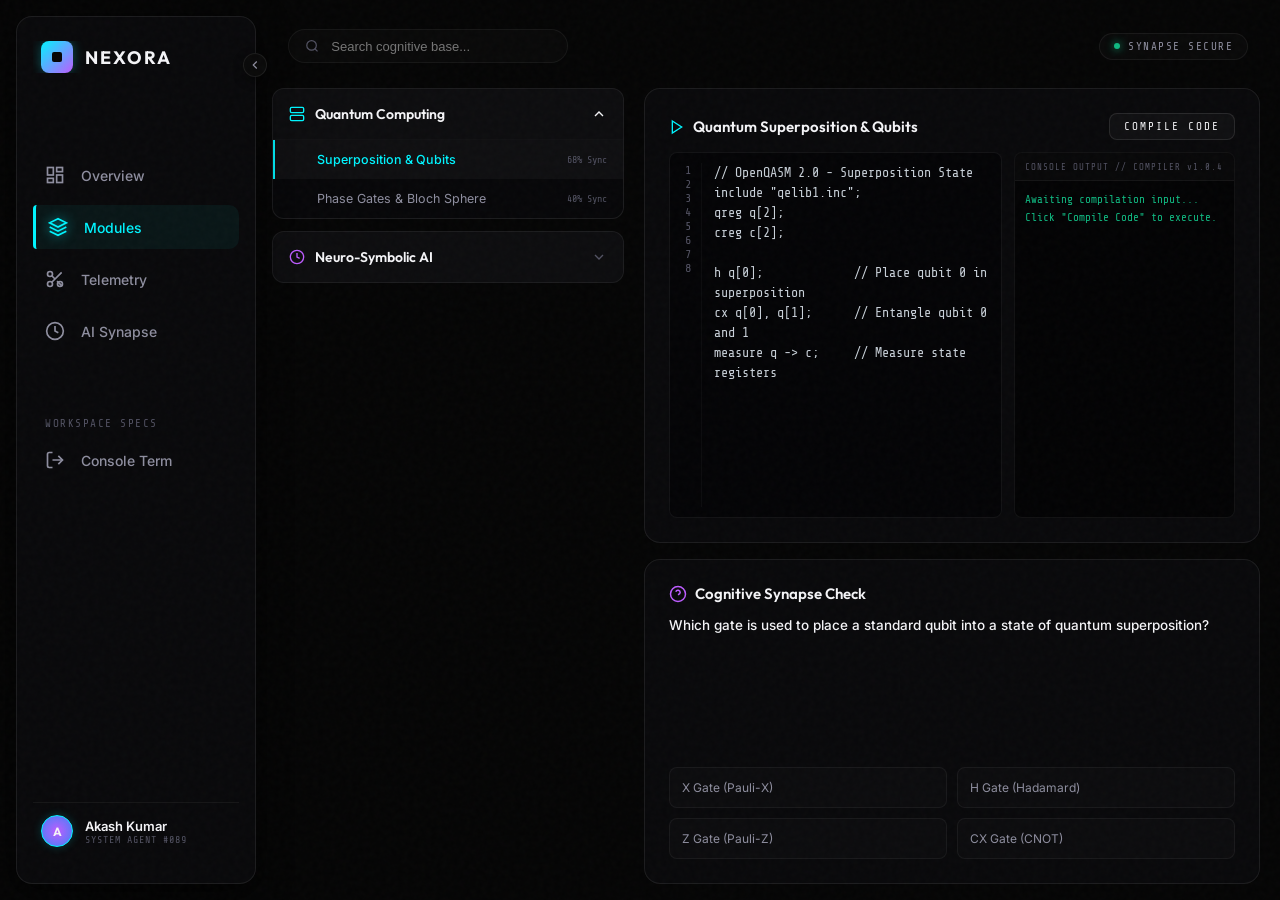
<file: modules.html>
<!DOCTYPE html>
<html lang="en">
<head>
  <meta charset="UTF-8">
  <meta name="viewport" content="width=device-width, initial-scale=1.0">
  <title>Nexora Core // Curriculum Console</title>
  
  <!-- CSS Linkages -->
  <link rel="stylesheet" href="css/main.css">
  <link rel="stylesheet" href="css/dashboard.css">
  <link rel="stylesheet" href="css/modules.css">
</head>
<body>

  <!-- Background Particles Canvas -->
  <canvas id="bg-canvas" style="position: fixed; top:0; left:0; width:100vw; height:100vh; z-index:1; pointer-events:none;"></canvas>
  
  <!-- CRT Digital Grain Overlay -->
  <div class="noise-overlay"></div>

  <!-- Ambient Blurred Backdrop Gradients -->
  <div class="ambient-glow-container">
    <div class="ambient-orb orb-cyan"></div>
    <div class="ambient-orb orb-purple"></div>
    <div class="ambient-orb orb-blue"></div>
  </div>

  <!-- APP WRAPPER -->
  <div id="app-wrapper" class="app-wrapper active">
    
    <!-- LEFT SIDEBAR NAVIGATION -->
    <nav class="sidebar glass-panel">
      <div class="sidebar-toggle">
        <svg viewBox="0 0 24 24" fill="none" stroke="currentColor" stroke-width="2"><polyline points="15 18 9 12 15 6"></polyline></svg>
      </div>

      <div style="display:flex; flex-direction:column; gap:40px;">
        <div class="sidebar-header">
          <div class="sidebar-logo"></div>
          <div class="sidebar-logo-text">NEXORA</div>
        </div>

        <ul class="sidebar-menu">
          <li class="sidebar-item">
            <a href="dashboard.html">
              <svg viewBox="0 0 24 24" fill="none" stroke="currentColor" stroke-width="2"><rect x="3" y="3" width="7" height="9"></rect><rect x="14" y="3" width="7" height="5"></rect><rect x="14" y="12" width="7" height="9"></rect><rect x="3" y="16" width="7" height="5"></rect></svg>
              <span>Overview</span>
            </a>
          </li>
          <li class="sidebar-item active">
            <a href="modules.html">
              <svg viewBox="0 0 24 24" fill="none" stroke="currentColor" stroke-width="2"><path d="M12 2L2 7l10 5 10-5-10-5zM2 17l10 5 10-5M2 12l10 5 10-5"></path></svg>
              <span>Modules</span>
            </a>
          </li>
          <li class="sidebar-item">
            <a href="telemetry.html">
              <svg viewBox="0 0 24 24" fill="none" stroke="currentColor" stroke-width="2"><circle cx="18" cy="18" r="3"></circle><circle cx="6" cy="6" r="3"></circle><circle cx="6" cy="18" r="3"></circle><path d="M20 4L8.12 15.88M14.47 14.48L20 20M8.12 8.12L12 12"></path></svg>
              <span>Telemetry</span>
            </a>
          </li>
          <li class="sidebar-item">
            <a href="ai-synapse.html">
              <svg viewBox="0 0 24 24" fill="none" stroke="currentColor" stroke-width="2"><circle cx="12" cy="12" r="10"></circle><polyline points="12 6 12 12 16 14"></polyline></svg>
              <span>AI Synapse</span>
            </a>
          </li>
        </ul>

        <div>
          <div class="sidebar-label">WORKSPACE SPECS</div>
          <ul class="sidebar-menu" style="margin-top:0;">
            <li class="sidebar-item">
              <a href="index.html">
                <svg viewBox="0 0 24 24" fill="none" stroke="currentColor" stroke-width="2"><path d="M9 21H5a2 2 0 0 1-2-2V5a2 2 0 0 1 2-2h4"></path><polyline points="16 17 21 12 16 7"></polyline><line x1="21" y1="12" x2="9" y2="12"></line></svg>
                <span>Console Term</span>
              </a>
            </li>
          </ul>
        </div>
      </div>

      <!-- USER INFO -->
      <div class="sidebar-footer">
        <div class="user-avatar">A</div>
        <div class="user-meta">
          <span class="user-name">Akash Kumar</span>
          <span class="user-role">SYSTEM AGENT #089</span>
        </div>
      </div>
    </nav>

    <!-- MAIN VIEW AREA -->
    <main class="main-content">
      
      <!-- HEADER -->
      <header class="dashboard-header">
        <div class="header-search">
          <svg viewBox="0 0 24 24" fill="none" stroke="currentColor" stroke-width="2"><circle cx="11" cy="11" r="8"></circle><line x1="21" y1="21" x2="16.65" y2="16.65"></line></svg>
          <input type="text" placeholder="Search cognitive base...">
        </div>

        <div class="header-actions">
          <div class="action-badge">
            <span class="pulse-indicator"></span>
            SYNAPSE SECURE
          </div>
        </div>
      </header>

      <!-- MODULES SPLIT LAYOUT -->
      <div class="dashboard-scroll-area" style="overflow:hidden;">
        <div class="modules-layout">
          
          <!-- LEFT COLUMN: SYLLABUS DIRECTORIES -->
          <div class="syllabus-column">
            
            <!-- Category 1: Quantum Computing -->
            <div class="syllabus-group open" style="--active-color: var(--accent-cyan); --active-glow: rgba(0, 245, 255, 0.15);">
              <div class="syllabus-group-header">
                <div class="syllabus-group-title">
                  <svg viewBox="0 0 24 24" fill="none" stroke="currentColor" stroke-width="2"><rect x="2" y="2" width="20" height="8" rx="2" ry="2"></rect><rect x="2" y="14" width="20" height="8" rx="2" ry="2"></rect><line x1="6" y1="6" x2="6.01" y2="6"></line><line x1="6" y1="18" x2="6.01" y2="18"></line></svg>
                  <span>Quantum Computing</span>
                </div>
                <svg class="syllabus-group-chevron" viewBox="0 0 24 24" fill="none" stroke="currentColor" stroke-width="2"><polyline points="6 9 12 15 18 9"></polyline></svg>
              </div>
              <ul class="syllabus-lessons-list">
                <li class="syllabus-lesson-item active" data-lesson="q-superposition">
                  <span>Superposition & Qubits</span>
                  <span style="font-family:var(--font-mono); font-size:10px; color:var(--text-muted);">68% Sync</span>
                </li>
                <li class="syllabus-lesson-item" data-lesson="q-gates">
                  <span>Phase Gates & Bloch Sphere</span>
                  <span style="font-family:var(--font-mono); font-size:10px; color:var(--text-muted);">40% Sync</span>
                </li>
              </ul>
            </div>

            <!-- Category 2: Neuro-Symbolic AI -->
            <div class="syllabus-group" style="--active-color: var(--accent-purple); --active-glow: rgba(189, 92, 255, 0.15);">
              <div class="syllabus-group-header">
                <div class="syllabus-group-title">
                  <svg viewBox="0 0 24 24" fill="none" stroke="currentColor" stroke-width="2"><path d="M12 22c5.523 0 10-4.477 10-10S17.523 2 12 2 2 6.477 2 12s4.477 10 10 10z"></path><path d="M12 6v6l4 2"></path></svg>
                  <span>Neuro-Symbolic AI</span>
                </div>
                <svg class="syllabus-group-chevron" viewBox="0 0 24 24" fill="none" stroke="currentColor" stroke-width="2"><polyline points="6 9 12 15 18 9"></polyline></svg>
              </div>
              <ul class="syllabus-lessons-list">
                <li class="syllabus-lesson-item" data-lesson="ns-logic">
                  <span>Logic Constraints Embeddings</span>
                  <span style="font-family:var(--font-mono); font-size:10px; color:var(--text-muted);">45% Sync</span>
                </li>
              </ul>
            </div>

          </div>

          <!-- RIGHT COLUMN: INTERACTIVE CONSOLE BENTO CORES -->
          <div class="console-column">
            
            <!-- Code Simulator Card -->
            <div class="bento-card glass-panel card-sandbox">
              <div class="sandbox-header">
                <div class="sandbox-title">
                  <svg viewBox="0 0 24 24" fill="none" stroke="currentColor" stroke-width="2" style="width:16px; height:16px; stroke:var(--accent-cyan);"><polygon points="5 3 19 12 5 21 5 3"></polygon></svg>
                  <span id="sandbox-title-text">Quantum Superposition & Qubits</span>
                </div>
                <button id="run-code-btn" class="btn-futuristic" style="padding: 6px 14px; font-size: 11px;">COMPILE CODE</button>
              </div>
              
              <div class="sandbox-editor-wrapper">
                <!-- Mock Code Editor -->
                <div class="ide-editor">
                  <div class="ide-gutter">
                    1<br>2<br>3<br>4<br>5<br>6<br>7<br>8
                  </div>
                  <textarea id="ide-textarea" class="ide-textarea" spellcheck="false">// OpenQASM code loads here...</textarea>
                </div>
                
                <!-- Mock Compiler -->
                <div class="ide-compiler">
                  <div class="compiler-header">CONSOLE OUTPUT // COMPILER v1.0.4</div>
                  <div id="compiler-body" class="compiler-body">
                    Awaiting compilation input... Click "Compile Code" to execute.
                  </div>
                </div>
              </div>
            </div>

            <!-- Quiz Card -->
            <div class="bento-card glass-panel card-quiz">
              <div>
                <div style="font-family:var(--font-display); font-size:15px; font-weight:600; margin-bottom:12px; display:flex; align-items:center; gap:8px;">
                  <svg viewBox="0 0 24 24" fill="none" stroke="var(--accent-purple)" stroke-width="2" style="width:18px; height:18px;"><circle cx="12" cy="12" r="10"></circle><path d="M9.09 9a3 3 0 0 1 5.83 1c0 2-3 3-3 3"></path><line x1="12" y1="17" x2="12.01" y2="17"></line></svg>
                  <span>Cognitive Synapse Check</span>
                </div>
                <div id="quiz-question" class="quiz-question">
                  Loading quiz questions... Select a lesson folder on the left.
                </div>
              </div>
              
              <div>
                <div id="quiz-options" class="quiz-options">
                  <!-- Choices appended via JS -->
                </div>
                <div id="quiz-feedback" class="quiz-feedback">
                  <!-- Feedback text -->
                </div>
              </div>
            </div>

          </div>

        </div>
      </div>

    </main>
  </div>

  <!-- Javascript Modules -->
  <script src="js/particles.js"></script>
  <script src="js/modules.js"></script>
  <script>
    // Collapsible sidebar link inside app.js
    const sidebar = document.querySelector('.sidebar');
    const sidebarToggle = document.querySelector('.sidebar-toggle');
    if (sidebarToggle && sidebar) {
      sidebarToggle.addEventListener('click', () => {
        sidebar.classList.toggle('collapsed');
      });
    }
  </script>
</body>
</html>
</file>
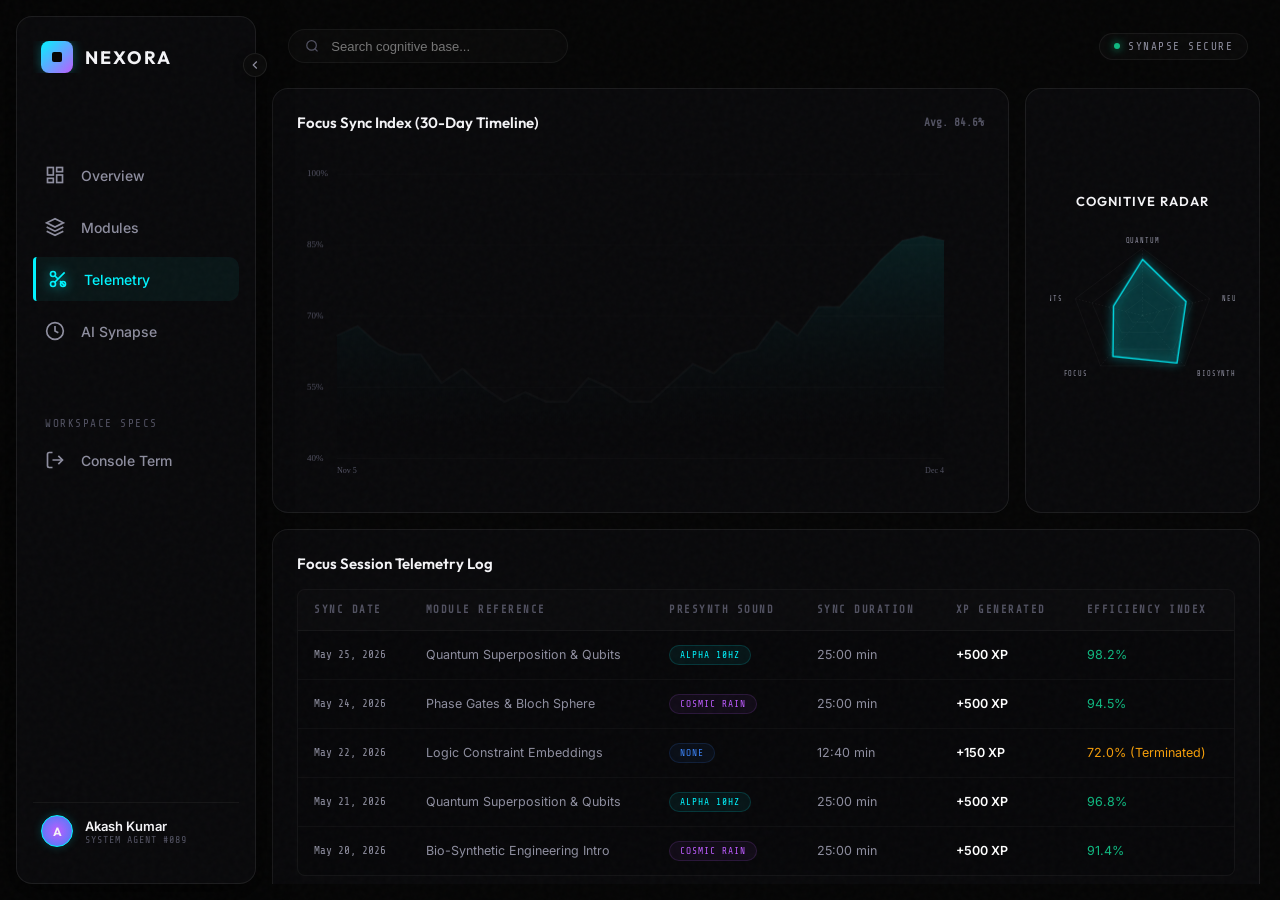
<file: telemetry.html>
<!DOCTYPE html>
<html lang="en">
<head>
  <meta charset="UTF-8">
  <meta name="viewport" content="width=device-width, initial-scale=1.0">
  <title>Nexora Core // Telemetry Cockpit</title>
  
  <!-- CSS Linkages -->
  <link rel="stylesheet" href="css/main.css">
  <link rel="stylesheet" href="css/dashboard.css">
  <link rel="stylesheet" href="css/telemetry.css">
</head>
<body>

  <!-- Background Particles Canvas -->
  <canvas id="bg-canvas" style="position: fixed; top:0; left:0; width:100vw; height:100vh; z-index:1; pointer-events:none;"></canvas>
  
  <!-- CRT Digital Grain Overlay -->
  <div class="noise-overlay"></div>

  <!-- Ambient Blurred Backdrop Gradients -->
  <div class="ambient-glow-container">
    <div class="ambient-orb orb-cyan"></div>
    <div class="ambient-orb orb-purple"></div>
    <div class="ambient-orb orb-blue"></div>
  </div>

  <!-- APP WRAPPER -->
  <div id="app-wrapper" class="app-wrapper active">
    
    <!-- LEFT SIDEBAR NAVIGATION -->
    <nav class="sidebar glass-panel">
      <div class="sidebar-toggle">
        <svg viewBox="0 0 24 24" fill="none" stroke="currentColor" stroke-width="2"><polyline points="15 18 9 12 15 6"></polyline></svg>
      </div>

      <div style="display:flex; flex-direction:column; gap:40px;">
        <div class="sidebar-header">
          <div class="sidebar-logo"></div>
          <div class="sidebar-logo-text">NEXORA</div>
        </div>

        <ul class="sidebar-menu">
          <li class="sidebar-item">
            <a href="dashboard.html">
              <svg viewBox="0 0 24 24" fill="none" stroke="currentColor" stroke-width="2"><rect x="3" y="3" width="7" height="9"></rect><rect x="14" y="3" width="7" height="5"></rect><rect x="14" y="12" width="7" height="9"></rect><rect x="3" y="16" width="7" height="5"></rect></svg>
              <span>Overview</span>
            </a>
          </li>
          <li class="sidebar-item">
            <a href="modules.html">
              <svg viewBox="0 0 24 24" fill="none" stroke="currentColor" stroke-width="2"><path d="M12 2L2 7l10 5 10-5-10-5zM2 17l10 5 10-5M2 12l10 5 10-5"></path></svg>
              <span>Modules</span>
            </a>
          </li>
          <li class="sidebar-item active">
            <a href="telemetry.html">
              <svg viewBox="0 0 24 24" fill="none" stroke="currentColor" stroke-width="2"><circle cx="18" cy="18" r="3"></circle><circle cx="6" cy="6" r="3"></circle><circle cx="6" cy="18" r="3"></circle><path d="M20 4L8.12 15.88M14.47 14.48L20 20M8.12 8.12L12 12"></path></svg>
              <span>Telemetry</span>
            </a>
          </li>
          <li class="sidebar-item">
            <a href="ai-synapse.html">
              <svg viewBox="0 0 24 24" fill="none" stroke="currentColor" stroke-width="2"><circle cx="12" cy="12" r="10"></circle><polyline points="12 6 12 12 16 14"></polyline></svg>
              <span>AI Synapse</span>
            </a>
          </li>
        </ul>

        <div>
          <div class="sidebar-label">WORKSPACE SPECS</div>
          <ul class="sidebar-menu" style="margin-top:0;">
            <li class="sidebar-item">
              <a href="index.html">
                <svg viewBox="0 0 24 24" fill="none" stroke="currentColor" stroke-width="2"><path d="M9 21H5a2 2 0 0 1-2-2V5a2 2 0 0 1 2-2h4"></path><polyline points="16 17 21 12 16 7"></polyline><line x1="21" y1="12" x2="9" y2="12"></line></svg>
                <span>Console Term</span>
              </a>
            </li>
          </ul>
        </div>
      </div>

      <!-- USER INFO -->
      <div class="sidebar-footer">
        <div class="user-avatar">A</div>
        <div class="user-meta">
          <span class="user-name">Akash Kumar</span>
          <span class="user-role">SYSTEM AGENT #089</span>
        </div>
      </div>
    </nav>

    <!-- MAIN VIEW AREA -->
    <main class="main-content">
      
      <!-- HEADER -->
      <header class="dashboard-header">
        <div class="header-search">
          <svg viewBox="0 0 24 24" fill="none" stroke="currentColor" stroke-width="2"><circle cx="11" cy="11" r="8"></circle><line x1="21" y1="21" x2="16.65" y2="16.65"></line></svg>
          <input type="text" placeholder="Search cognitive base...">
        </div>

        <div class="header-actions">
          <div class="action-badge">
            <span class="pulse-indicator"></span>
            SYNAPSE SECURE
          </div>
        </div>
      </header>

      <!-- TELEMETRY BENTO GRID -->
      <div class="dashboard-scroll-area">
        <div class="telemetry-grid">
          
          <!-- Big line graph -->
          <div class="bento-card glass-panel card-big-chart">
            <div style="font-family:var(--font-display); font-size:15px; font-weight:600; margin-bottom:12px; display:flex; justify-content:space-between; align-items:center;">
              <span>Focus Sync Index (30-Day Timeline)</span>
              <span style="font-family:var(--font-mono); font-size:11px; color:var(--text-muted);">Avg. 84.6%</span>
            </div>
            <div class="heatmap-canvas-container" style="flex:1;">
              <canvas id="big-focus-chart" style="width:100%; height:100%;"></canvas>
            </div>
          </div>

          <!-- Radar graph card -->
          <div class="bento-card glass-panel card-radar-chart">
            <div style="font-family:var(--font-display); font-size:13px; font-weight:600; margin-bottom:14px; text-transform:uppercase; letter-spacing:1px;">Cognitive Radar</div>
            
            <svg id="radar-svg" class="radar-svg" viewBox="0 0 220 220">
              <!-- Radar outer rings -->
              <polygon class="radar-grid-polygon" points="110,30 190,90 160,170 60,170 30,90" />
              <polygon class="radar-grid-polygon" points="110,50 170,95 147,150 73,150 50,95" />
              <polygon class="radar-grid-polygon" points="110,70 150,100 135,130 85,130 70,100" />
              <polygon class="radar-grid-polygon" points="110,90 130,105 122,118 98,118 90,105" />
              
              <!-- Axes -->
              <line class="radar-axis-line" x1="110" y1="110" x2="110" y2="30" />
              <line class="radar-axis-line" x1="110" y1="110" x2="190" y2="90" />
              <line class="radar-axis-line" x1="110" y1="110" x2="160" y2="170" />
              <line class="radar-axis-line" x1="110" y1="110" x2="60" y2="170" />
              <line class="radar-axis-line" x1="110" y1="110" x2="30" y2="90" />
              
              <!-- Labels -->
              <text class="radar-axis-label" x="110" y="24">QUANTUM</text>
              <text class="radar-axis-label" x="205" y="93" style="text-anchor:start;">NEURO-AI</text>
              <text class="radar-axis-label" x="175" y="182" style="text-anchor:start;">BIOSYNTH</text>
              <text class="radar-axis-label" x="45" y="182" style="text-anchor:end;">FOCUS</text>
              <text class="radar-axis-label" x="15" y="93" style="text-anchor:end;">AGENTS</text>
              
              <!-- Pulsing strengths polygon -->
              <polygon id="radar-poly" class="radar-data-polygon" points="" />
            </svg>
          </div>

          <!-- Logs Database Table -->
          <div class="bento-card glass-panel card-logs-table">
            <div style="font-family:var(--font-display); font-size:15px; font-weight:600;">Focus Session Telemetry Log</div>
            
            <div class="telemetry-table-wrapper">
              <table class="telemetry-table">
                <thead>
                  <tr>
                    <th>Sync Date</th>
                    <th>Module Reference</th>
                    <th>Presynth sound</th>
                    <th>Sync Duration</th>
                    <th>XP Generated</th>
                    <th>Efficiency Index</th>
                  </tr>
                </thead>
                <tbody>
                  <tr>
                    <td class="cell-mono">May 25, 2026</td>
                    <td>Quantum Superposition & Qubits</td>
                    <td><span class="cell-badge badge-cyan-light">ALPHA 10HZ</span></td>
                    <td>25:00 min</td>
                    <td style="color:#fff; font-weight:600;">+500 XP</td>
                    <td style="color:#10b981;">98.2%</td>
                  </tr>
                  <tr>
                    <td class="cell-mono">May 24, 2026</td>
                    <td>Phase Gates & Bloch Sphere</td>
                    <td><span class="cell-badge badge-purple-light">COSMIC RAIN</span></td>
                    <td>25:00 min</td>
                    <td style="color:#fff; font-weight:600;">+500 XP</td>
                    <td style="color:#10b981;">94.5%</td>
                  </tr>
                  <tr>
                    <td class="cell-mono">May 22, 2026</td>
                    <td>Logic Constraint Embeddings</td>
                    <td><span class="cell-badge badge-blue-light">NONE</span></td>
                    <td>12:40 min</td>
                    <td style="color:#fff; font-weight:600;">+150 XP</td>
                    <td style="color:#f59e0b;">72.0% (Terminated)</td>
                  </tr>
                  <tr>
                    <td class="cell-mono">May 21, 2026</td>
                    <td>Quantum Superposition & Qubits</td>
                    <td><span class="cell-badge badge-cyan-light">ALPHA 10HZ</span></td>
                    <td>25:00 min</td>
                    <td style="color:#fff; font-weight:600;">+500 XP</td>
                    <td style="color:#10b981;">96.8%</td>
                  </tr>
                  <tr>
                    <td class="cell-mono">May 20, 2026</td>
                    <td>Bio-Synthetic Engineering Intro</td>
                    <td><span class="cell-badge badge-purple-light">COSMIC RAIN</span></td>
                    <td>25:00 min</td>
                    <td style="color:#fff; font-weight:600;">+500 XP</td>
                    <td style="color:#10b981;">91.4%</td>
                  </tr>
                </tbody>
              </table>
            </div>
          </div>

        </div>
      </div>

    </main>
  </div>

  <!-- Javascript Modules -->
  <script src="js/particles.js"></script>
  <script src="js/telemetry.js"></script>
  <script>
    // Collapsible sidebar link
    const sidebar = document.querySelector('.sidebar');
    const sidebarToggle = document.querySelector('.sidebar-toggle');
    if (sidebarToggle && sidebar) {
      sidebarToggle.addEventListener('click', () => {
        sidebar.classList.toggle('collapsed');
        setTimeout(() => {
          window.dispatchEvent(new Event('resize'));
        }, 360);
      });
    }
  </script>
</body>
</html>
</file>
<file: css/main.css>
/* ==========================================================================
   NEXORA CORE DESIGN SYSTEM (CSS VARIABLES & TOKENS)
   ========================================================================== */

@import url('https://fonts.googleapis.com/css2?family=Inter:wght@300;400;500;600&family=Outfit:wght@300;400;500;600;700;800&family=Share+Tech+Mono&display=swap');

:root {
  /* Color Palette */
  --bg-deep: #050505;
  --bg-dark: #0a0a0a;
  --bg-card: rgba(13, 13, 16, 0.65);
  --bg-card-hover: rgba(20, 20, 25, 0.8);
  
  --accent-cyan: #00f5ff;
  --accent-cyan-rgb: 0, 245, 255;
  --accent-purple: #bd5cff;
  --accent-purple-rgb: 189, 92, 255;
  --accent-blue: #3b82f6;
  --accent-blue-rgb: 59, 130, 246;
  
  --glow-cyan: rgba(0, 245, 255, 0.15);
  --glow-purple: rgba(189, 92, 255, 0.18);
  --glow-blue: rgba(59, 130, 246, 0.15);
  
  --border-light: rgba(255, 255, 255, 0.08);
  --border-glow: rgba(0, 245, 255, 0.25);
  --border-purple-glow: rgba(189, 92, 255, 0.25);
  
  --text-primary: #f4f4f7;
  --text-secondary: #8e8e9f;
  --text-muted: #525262;

  /* Typography */
  --font-sans: 'Inter', -apple-system, BlinkMacSystemFont, "Segoe UI", Roboto, sans-serif;
  --font-display: 'Outfit', sans-serif;
  --font-mono: 'Share Tech Mono', monospace;

  /* Layout & Transitions */
  --sidebar-width: 240px;
  --sidebar-collapsed-width: 72px;
  --transition-smooth: all 0.35s cubic-bezier(0.16, 1, 0.3, 1);
  --transition-spring: all 0.5s cubic-bezier(0.175, 0.885, 0.32, 1.275);
  --transition-fast: all 0.15s ease;
}

/* ==========================================================================
   RESET & SYSTEM STYLES
   ========================================================================== */

* {
  box-sizing: border-box;
  margin: 0;
  padding: 0;
  -webkit-font-smoothing: antialiased;
  -moz-osx-font-smoothing: grayscale;
}

html, body {
  width: 100%;
  height: 100%;
  background-color: var(--bg-deep);
  color: var(--text-primary);
  font-family: var(--font-sans);
  overflow: hidden;
  user-select: none;
}

/* Custom Scrollbar */
::-webkit-scrollbar {
  width: 6px;
  height: 6px;
}
::-webkit-scrollbar-track {
  background: rgba(0, 0, 0, 0.2);
}
::-webkit-scrollbar-thumb {
  background: rgba(255, 255, 255, 0.08);
  border-radius: 99px;
}
::-webkit-scrollbar-thumb:hover {
  background: rgba(0, 245, 255, 0.3);
}

/* ==========================================================================
   ATMOSPHERIC LIGHTING & EFFECTS
   ========================================================================== */

/* Noise Overlay */
.noise-overlay {
  position: fixed;
  top: 0;
  left: 0;
  width: 100%;
  height: 100%;
  pointer-events: none;
  z-index: 9999;
  opacity: 0.025;
  background-image: url("data:image/svg+xml,%3Csvg viewBox='0 0 200 200' xmlns='http://www.w3.org/2000/svg'%3E%3Cfilter id='noiseFilter'%3E%3CfeTurbulence type='fractalNoise' baseFrequency='0.8' numOctaves='3' stitchTiles='stitch'/%3E%3C/filter%3E%3Crect width='100%25' height='100%25' filter='url(%23noiseFilter)'/%3E%3C/svg%3E");
}

/* Floating Ambient Orbs (CSS/SVG) */
.ambient-glow-container {
  position: fixed;
  top: 0;
  left: 0;
  width: 100vw;
  height: 100vh;
  pointer-events: none;
  z-index: 0;
  overflow: hidden;
}

.ambient-orb {
  position: absolute;
  border-radius: 50%;
  filter: blur(140px);
  opacity: 0.45;
  mix-blend-mode: screen;
  pointer-events: none;
}

.orb-cyan {
  width: 600px;
  height: 600px;
  background: radial-gradient(circle, rgba(0, 245, 255, 0.12) 0%, rgba(0, 150, 255, 0.03) 50%, transparent 70%);
  top: -10%;
  right: -5%;
  animation: floatOrb 25s infinite alternate ease-in-out;
}

.orb-purple {
  width: 700px;
  height: 700px;
  background: radial-gradient(circle, rgba(189, 92, 255, 0.1) 0%, rgba(124, 58, 237, 0.02) 55%, transparent 70%);
  bottom: -15%;
  left: -5%;
  animation: floatOrb 30s infinite alternate-reverse ease-in-out;
}

.orb-blue {
  width: 500px;
  height: 500px;
  background: radial-gradient(circle, rgba(59, 130, 246, 0.08) 0%, transparent 70%);
  top: 40%;
  left: 30%;
  animation: floatOrb 20s infinite alternate ease-in-out;
}

@keyframes floatOrb {
  0% {
    transform: translate(0, 0) scale(1);
  }
  50% {
    transform: translate(80px, -60px) scale(1.1);
  }
  100% {
    transform: translate(-40px, 50px) scale(0.95);
  }
}

/* Scanline visual overlay for dashboards */
.scanline {
  width: 100%;
  height: 100%;
  position: absolute;
  top: 0;
  left: 0;
  background: linear-gradient(
    rgba(18, 16, 16, 0) 50%, 
    rgba(0, 0, 0, 0.25) 50%
  );
  background-size: 100% 4px;
  z-index: 999;
  pointer-events: none;
  opacity: 0.15;
}

/* Glassmorphism Panel Base Class */
.glass-panel {
  background: var(--bg-card);
  border: 1px solid var(--border-light);
  backdrop-filter: blur(24px) saturate(180%);
  -webkit-backdrop-filter: blur(24px) saturate(180%);
  border-radius: 16px;
  transition: var(--transition-smooth);
}

.glass-panel:hover {
  border-color: rgba(255, 255, 255, 0.12);
  box-shadow: 0 10px 30px -10px rgba(0, 0, 0, 0.7);
}

/* Glowing text utilities */
.glow-text-cyan {
  text-shadow: 0 0 10px rgba(0, 245, 255, 0.35);
  color: var(--accent-cyan);
}

.glow-text-purple {
  text-shadow: 0 0 10px rgba(189, 92, 255, 0.35);
  color: var(--accent-purple);
}

/* Animated Border Container */
.glow-border-card {
  position: relative;
  overflow: hidden;
}

.glow-border-card::before {
  content: '';
  position: absolute;
  inset: 0;
  border-radius: inherit;
  padding: 1px;
  background: linear-gradient(135deg, rgba(255,255,255,0.08), rgba(255,255,255,0.02));
  -webkit-mask: linear-gradient(#fff 0 0) content-box, linear-gradient(#fff 0 0);
  -webkit-mask-composite: xor;
  mask-composite: exclude;
  pointer-events: none;
  transition: var(--transition-smooth);
}

.glow-border-card:hover::before {
  background: linear-gradient(135deg, var(--accent-cyan), var(--accent-purple));
}

/* Custom Interactive Button */
.btn-futuristic {
  font-family: var(--font-mono);
  font-size: 14px;
  letter-spacing: 2px;
  color: var(--text-primary);
  background: rgba(255, 255, 255, 0.03);
  border: 1px solid rgba(255, 255, 255, 0.1);
  padding: 12px 28px;
  border-radius: 8px;
  cursor: pointer;
  outline: none;
  position: relative;
  overflow: hidden;
  transition: var(--transition-smooth);
  display: inline-flex;
  align-items: center;
  gap: 10px;
}

.btn-futuristic::before {
  content: '';
  position: absolute;
  top: 0;
  left: -100%;
  width: 100%;
  height: 100%;
  background: linear-gradient(
    90deg,
    transparent,
    rgba(0, 245, 255, 0.15),
    transparent
  );
  transition: 0.5s;
}

.btn-futuristic:hover::before {
  left: 100%;
}

.btn-futuristic:hover {
  background: rgba(0, 245, 255, 0.05);
  border-color: var(--accent-cyan);
  box-shadow: 0 0 20px rgba(0, 245, 255, 0.2);
  color: var(--accent-cyan);
  text-shadow: 0 0 8px rgba(0, 245, 255, 0.4);
}

.btn-futuristic:active {
  transform: scale(0.97);
}

/* Shimmer animation utility */
@keyframes shimmer {
  0% { background-position: -200% 0; }
  100% { background-position: 200% 0; }
}

.shimmer-bg {
  background: linear-gradient(90deg, rgba(255,255,255,0.03) 25%, rgba(255,255,255,0.08) 50%, rgba(255,255,255,0.03) 75%);
  background-size: 200% 100%;
  animation: shimmer 2.5s infinite;
}
</file>
<file: css/landing.css>
/* ==========================================================================
   NEXORA FUTURISTIC LANDING PAGE CSS
   ========================================================================== */

.landing-wrapper {
  position: absolute;
  top: 0;
  left: 0;
  width: 100vw;
  height: 100vh;
  z-index: 100;
  display: flex;
  flex-direction: column;
  background-color: var(--bg-deep);
  overflow-y: auto;
  overflow-x: hidden;
  transition: opacity 1.2s cubic-bezier(0.86, 0, 0.07, 1), filter 1.2s ease, transform 1.2s cubic-bezier(0.86, 0, 0.07, 1);
  opacity: 1;
  filter: blur(0px);
}

.landing-wrapper.deactivate {
  opacity: 0;
  filter: blur(30px);
  transform: scale(1.05);
  pointer-events: none;
}

/* Landing Navigation Header */
.landing-header {
  width: 100%;
  max-width: 1300px;
  margin: 0 auto;
  padding: 30px 24px;
  display: flex;
  justify-content: space-between;
  align-items: center;
  z-index: 10;
}

.logo-container {
  display: flex;
  align-items: center;
  gap: 12px;
}

.logo-icon {
  width: 32px;
  height: 32px;
  background: linear-gradient(135deg, var(--accent-cyan), var(--accent-purple));
  border-radius: 8px;
  position: relative;
  display: flex;
  align-items: center;
  justify-content: center;
  box-shadow: 0 0 15px rgba(0, 245, 255, 0.4);
}

.logo-icon::before {
  content: '';
  width: 12px;
  height: 12px;
  background: var(--bg-deep);
  border-radius: 3px;
}

.logo-text {
  font-family: var(--font-display);
  font-weight: 800;
  font-size: 22px;
  letter-spacing: 4px;
  background: linear-gradient(to right, #ffffff, #a3a3c2);
  -webkit-background-clip: text;
  -webkit-text-fill-color: transparent;
}

.nav-links {
  display: flex;
  gap: 30px;
  list-style: none;
}

.nav-links a {
  font-family: var(--font-mono);
  font-size: 13px;
  letter-spacing: 1.5px;
  color: var(--text-secondary);
  text-decoration: none;
  transition: var(--transition-fast);
}

.nav-links a:hover {
  color: var(--accent-cyan);
  text-shadow: 0 0 8px rgba(0, 245, 255, 0.3);
}

/* Hero Section */
.hero-container {
  flex: 1;
  display: flex;
  align-items: center;
  justify-content: space-between;
  width: 100%;
  max-width: 1300px;
  margin: 0 auto;
  padding: 0 24px 80px 24px;
  gap: 40px;
  z-index: 5;
}

.hero-content {
  flex: 1.1;
  max-width: 620px;
}

.badge-futuristic {
  display: inline-flex;
  align-items: center;
  gap: 8px;
  padding: 6px 14px;
  border-radius: 99px;
  background: rgba(0, 245, 255, 0.05);
  border: 1px solid rgba(0, 245, 255, 0.15);
  margin-bottom: 24px;
  font-family: var(--font-mono);
  font-size: 11px;
  letter-spacing: 2px;
  color: var(--accent-cyan);
  text-transform: uppercase;
  box-shadow: 0 0 15px rgba(0, 245, 255, 0.05);
  animation: pulseGlow 3s infinite alternate;
}

@keyframes pulseGlow {
  0% { border-color: rgba(0, 245, 255, 0.15); box-shadow: 0 0 10px rgba(0, 245, 255, 0.05); }
  100% { border-color: rgba(0, 245, 255, 0.35); box-shadow: 0 0 18px rgba(0, 245, 255, 0.15); }
}

.hero-title {
  font-family: var(--font-display);
  font-weight: 800;
  font-size: 58px;
  line-height: 1.1;
  letter-spacing: -2px;
  background: linear-gradient(135deg, #ffffff 30%, #a5a5cc 100%);
  -webkit-background-clip: text;
  -webkit-text-fill-color: transparent;
  margin-bottom: 20px;
}

.hero-title span {
  background: linear-gradient(135deg, var(--accent-cyan), var(--accent-purple));
  -webkit-background-clip: text;
  -webkit-text-fill-color: transparent;
  display: inline-block;
  position: relative;
}

.hero-title span::after {
  content: '';
  position: absolute;
  bottom: 8px;
  left: 0;
  width: 100%;
  height: 2px;
  background: linear-gradient(90deg, var(--accent-cyan), transparent);
  opacity: 0.5;
}

.hero-subtitle {
  font-family: var(--font-sans);
  font-size: 18px;
  font-weight: 300;
  line-height: 1.6;
  color: var(--text-secondary);
  margin-bottom: 40px;
}

.hero-actions {
  display: flex;
  gap: 20px;
  align-items: center;
}

.hero-visuals {
  flex: 0.9;
  display: flex;
  justify-content: center;
  align-items: center;
  position: relative;
  height: 500px;
}

/* 3D Rotating Sphere Hologram */
.hologram-wrapper {
  position: relative;
  width: 350px;
  height: 350px;
  display: flex;
  align-items: center;
  justify-content: center;
}

.hologram-grid {
  position: absolute;
  width: 450px;
  height: 450px;
  border-radius: 50%;
  background: radial-gradient(circle, transparent 30%, rgba(0, 245, 255, 0.02) 60%, transparent 70%);
  border: 1px dashed rgba(0, 245, 255, 0.05);
  animation: rotateClockwise 40s linear infinite;
}

.hologram-sphere {
  width: 100%;
  height: 100%;
  position: relative;
  transform-style: preserve-3d;
  animation: floatHologram 6s infinite ease-in-out;
}

.hologram-ring {
  position: absolute;
  width: 100%;
  height: 100%;
  border: 1px solid rgba(0, 245, 255, 0.15);
  border-radius: 50%;
  box-shadow: 0 0 20px rgba(0, 245, 255, 0.05), inset 0 0 20px rgba(0, 245, 255, 0.05);
}

.ring-x {
  transform: rotateX(85deg) rotateY(0deg);
  border-color: rgba(189, 92, 255, 0.25);
  animation: spinRingX 8s linear infinite;
}

.ring-y {
  transform: rotateX(0deg) rotateY(85deg);
  border-color: rgba(0, 245, 255, 0.25);
  animation: spinRingY 12s linear infinite;
}

.ring-z {
  transform: rotateX(45deg) rotateY(45deg);
  border-color: rgba(59, 130, 246, 0.25);
  animation: spinRingZ 10s linear infinite;
}

.hologram-core {
  position: absolute;
  width: 80px;
  height: 80px;
  background: radial-gradient(circle, var(--accent-cyan) 0%, rgba(189, 92, 255, 0.5) 50%, transparent 100%);
  border-radius: 50%;
  filter: blur(8px);
  box-shadow: 0 0 35px var(--accent-cyan);
  animation: corePulse 3s infinite alternate ease-in-out;
}

/* Keyframes for Hologram */
@keyframes floatHologram {
  0%, 100% { transform: translateY(0px) rotate(0deg); }
  50% { transform: translateY(-20px) rotate(5deg); }
}

@keyframes rotateClockwise {
  from { transform: rotate(0deg); }
  to { transform: rotate(360deg); }
}

@keyframes spinRingX {
  0% { transform: rotateX(85deg) rotateY(0deg) rotateZ(0deg); }
  100% { transform: rotateX(85deg) rotateY(0deg) rotateZ(360deg); }
}

@keyframes spinRingY {
  0% { transform: rotateX(0deg) rotateY(85deg) rotateZ(0deg); }
  100% { transform: rotateX(0deg) rotateY(85deg) rotateZ(360deg); }
}

@keyframes spinRingZ {
  0% { transform: rotateX(45deg) rotateY(45deg) rotateZ(0deg); }
  100% { transform: rotateX(45deg) rotateY(45deg) rotateZ(360deg); }
}

@keyframes corePulse {
  0% { transform: scale(0.85); opacity: 0.7; box-shadow: 0 0 25px rgba(0, 245, 255, 0.5); }
  100% { transform: scale(1.1); opacity: 1; box-shadow: 0 0 45px rgba(0, 245, 255, 0.9), 0 0 20px rgba(189, 92, 255, 0.6); }
}

/* Boot Sequence Interface Overlay */
.boot-container {
  position: fixed;
  top: 0;
  left: 0;
  width: 100vw;
  height: 100vh;
  z-index: 150;
  background-color: #030303;
  display: flex;
  flex-direction: column;
  justify-content: center;
  align-items: center;
  opacity: 0;
  pointer-events: none;
  transition: opacity 0.5s ease;
}

.boot-container.active {
  opacity: 1;
  pointer-events: all;
}

.boot-box {
  width: 90%;
  max-width: 600px;
  padding: 30px;
  background: rgba(10, 10, 12, 0.85);
  border: 1px solid var(--border-light);
  border-radius: 12px;
  box-shadow: 0 0 50px rgba(0,0,0,0.9);
  position: relative;
}

.boot-box::after {
  content: '';
  position: absolute;
  top: 0;
  left: 0;
  width: 100%;
  height: 100%;
  background: linear-gradient(rgba(0,0,0,0) 95%, rgba(0,245,255,0.03) 95%);
  background-size: 100% 20px;
  pointer-events: none;
  animation: scrollScanlines 10s linear infinite;
}

@keyframes scrollScanlines {
  from { background-position: 0 0; }
  to { background-position: 0 1000px; }
}

.boot-header {
  display: flex;
  justify-content: space-between;
  align-items: center;
  margin-bottom: 20px;
  padding-bottom: 12px;
  border-bottom: 1px solid rgba(255, 255, 255, 0.08);
}

.boot-title {
  font-family: var(--font-mono);
  font-size: 12px;
  color: var(--accent-cyan);
  letter-spacing: 2px;
  text-transform: uppercase;
}

.boot-dots {
  display: flex;
  gap: 6px;
}

.boot-dot {
  width: 8px;
  height: 8px;
  border-radius: 50%;
  background: rgba(255, 255, 255, 0.15);
}

.boot-dot.cyan { background: var(--accent-cyan); }
.boot-dot.purple { background: var(--accent-purple); }

.boot-logs {
  height: 250px;
  overflow-y: auto;
  font-family: var(--font-mono);
  font-size: 12px;
  color: var(--text-secondary);
  line-height: 1.8;
  padding-right: 10px;
  display: flex;
  flex-direction: column;
  gap: 4px;
}

.boot-log-line {
  display: flex;
  align-items: flex-start;
  gap: 10px;
}

.boot-log-timestamp {
  color: var(--text-muted);
  user-select: none;
}

.boot-log-status {
  color: var(--accent-cyan);
  font-weight: bold;
}

.boot-log-status.success { color: #10b981; }
.boot-log-status.warning { color: #f59e0b; }
.boot-log-status.info { color: var(--accent-blue); }

.boot-progress-container {
  margin-top: 25px;
  display: flex;
  flex-direction: column;
  gap: 8px;
}

.boot-progress-label {
  display: flex;
  justify-content: space-between;
  font-family: var(--font-mono);
  font-size: 11px;
  color: var(--text-secondary);
}

.boot-progress-bar {
  width: 100%;
  height: 4px;
  background: rgba(255, 255, 255, 0.05);
  border-radius: 99px;
  overflow: hidden;
}

.boot-progress-fill {
  width: 0%;
  height: 100%;
  background: linear-gradient(90deg, var(--accent-purple), var(--accent-cyan));
  box-shadow: 0 0 10px var(--accent-cyan);
  transition: width 0.05s linear;
}
</file>
<file: css/dashboard.css>
/* ==========================================================================
   NEXORA FUTURISTIC DASHBOARD CSS (BENTO GRID & SIDEBAR)
   ========================================================================== */

.app-wrapper {
  position: absolute;
  top: 0;
  left: 0;
  width: 100vw;
  height: 100vh;
  z-index: 50;
  display: flex;
  background-color: var(--bg-deep);
  opacity: 0;
  pointer-events: none;
  transition: opacity 1.5s cubic-bezier(0.16, 1, 0.3, 1), transform 1.5s cubic-bezier(0.16, 1, 0.3, 1);
  transform: scale(0.96);
  overflow: hidden;
}

.app-wrapper.active {
  opacity: 1;
  pointer-events: all;
  transform: scale(1);
}

/* ==========================================================================
   LEFT SIDEBAR NAVIGATION
   ========================================================================== */

.sidebar {
  height: calc(100vh - 32px);
  width: var(--sidebar-width);
  margin: 16px 0 16px 16px;
  flex-shrink: 0;
  display: flex;
  flex-direction: column;
  justify-content: space-between;
  padding: 24px 16px;
  position: relative;
  z-index: 10;
  box-shadow: 0 8px 32px 0 rgba(0, 0, 0, 0.8);
}

.sidebar.collapsed {
  width: var(--sidebar-collapsed-width);
}

.sidebar-header {
  display: flex;
  align-items: center;
  gap: 12px;
  padding: 0 8px;
  overflow: hidden;
}

.sidebar-logo {
  min-width: 32px;
  height: 32px;
  background: linear-gradient(135deg, var(--accent-cyan), var(--accent-purple));
  border-radius: 8px;
  display: flex;
  align-items: center;
  justify-content: center;
  box-shadow: 0 0 12px rgba(0, 245, 255, 0.3);
}

.sidebar-logo::before {
  content: '';
  width: 10px;
  height: 10px;
  background: var(--bg-deep);
  border-radius: 2px;
}

.sidebar-logo-text {
  font-family: var(--font-display);
  font-weight: 700;
  font-size: 18px;
  letter-spacing: 2px;
  color: var(--text-primary);
  white-space: nowrap;
  opacity: 1;
  transition: var(--transition-smooth);
}

.sidebar.collapsed .sidebar-logo-text {
  opacity: 0;
  pointer-events: none;
  transform: translateX(-15px);
}

/* Nav Menu Items */
.sidebar-menu {
  display: flex;
  flex-direction: column;
  gap: 8px;
  list-style: none;
  margin-top: 40px;
  flex: 1;
}

.sidebar-item a {
  display: flex;
  align-items: center;
  gap: 16px;
  padding: 12px;
  border-radius: 10px;
  color: var(--text-secondary);
  text-decoration: none;
  font-family: var(--font-sans);
  font-size: 14px;
  font-weight: 500;
  position: relative;
  transition: var(--transition-smooth);
  overflow: hidden;
  white-space: nowrap;
}

.sidebar-item a svg {
  width: 20px;
  height: 20px;
  flex-shrink: 0;
  stroke: var(--text-secondary);
  transition: var(--transition-smooth);
}

/* Hover & Active states */
.sidebar-item a:hover {
  color: var(--text-primary);
  background: rgba(255, 255, 255, 0.03);
}

.sidebar-item a:hover svg {
  stroke: var(--accent-cyan);
  filter: drop-shadow(0 0 4px rgba(0, 245, 255, 0.5));
}

.sidebar-item.active a {
  color: var(--accent-cyan);
  background: rgba(0, 245, 255, 0.05);
  border-left: 3px solid var(--accent-cyan);
  border-radius: 4px 10px 10px 4px;
}

.sidebar-item.active a svg {
  stroke: var(--accent-cyan);
  filter: drop-shadow(0 0 6px rgba(0, 245, 255, 0.6));
}

.sidebar-label {
  font-family: var(--font-mono);
  font-size: 11px;
  color: var(--text-muted);
  letter-spacing: 1.5px;
  text-transform: uppercase;
  margin-top: 24px;
  margin-bottom: 8px;
  padding-left: 12px;
  white-space: nowrap;
  transition: var(--transition-smooth);
}

.sidebar.collapsed .sidebar-label {
  opacity: 0;
  pointer-events: none;
}

.sidebar-footer {
  display: flex;
  align-items: center;
  gap: 12px;
  padding: 12px 8px;
  border-top: 1px solid rgba(255, 255, 255, 0.05);
  overflow: hidden;
}

.user-avatar {
  min-width: 32px;
  height: 32px;
  border-radius: 50%;
  border: 1px solid var(--accent-cyan);
  background: radial-gradient(circle, var(--accent-purple), var(--accent-blue));
  display: flex;
  align-items: center;
  justify-content: center;
  font-family: var(--font-display);
  font-weight: 700;
  font-size: 12px;
  box-shadow: 0 0 10px rgba(0, 245, 255, 0.2);
}

.user-meta {
  display: flex;
  flex-direction: column;
  overflow: hidden;
  white-space: nowrap;
  transition: var(--transition-smooth);
}

.sidebar.collapsed .user-meta {
  opacity: 0;
  pointer-events: none;
  transform: translateX(-15px);
}

.user-name {
  font-size: 13px;
  font-weight: 600;
  color: var(--text-primary);
}

.user-role {
  font-size: 10px;
  font-family: var(--font-mono);
  color: var(--text-muted);
  letter-spacing: 1px;
}

/* Sidebar toggle button */
.sidebar-toggle {
  position: absolute;
  right: -12px;
  top: 36px;
  width: 24px;
  height: 24px;
  background: var(--bg-dark);
  border: 1px solid var(--border-light);
  border-radius: 50%;
  display: flex;
  align-items: center;
  justify-content: center;
  cursor: pointer;
  z-index: 20;
  box-shadow: 0 4px 10px rgba(0,0,0,0.5);
  transition: var(--transition-smooth);
}

.sidebar-toggle svg {
  width: 14px;
  height: 14px;
  stroke: var(--text-secondary);
  transition: var(--transition-smooth);
}

.sidebar-toggle:hover {
  border-color: var(--accent-cyan);
  box-shadow: 0 0 8px rgba(0, 245, 255, 0.3);
}

.sidebar-toggle:hover svg {
  stroke: var(--accent-cyan);
}

.sidebar.collapsed .sidebar-toggle svg {
  transform: rotate(180deg);
}


/* ==========================================================================
   MAIN DASHBOARD LAYOUT & SCROLL AREA
   ========================================================================== */

.main-content {
  flex: 1;
  height: 100vh;
  display: flex;
  flex-direction: column;
  overflow: hidden;
  padding: 16px;
}

.dashboard-header {
  width: 100%;
  height: 60px;
  display: flex;
  justify-content: space-between;
  align-items: center;
  padding: 0 16px;
  margin-bottom: 12px;
}

.header-search {
  display: flex;
  align-items: center;
  gap: 12px;
  background: rgba(255, 255, 255, 0.02);
  border: 1px solid rgba(255, 255, 255, 0.05);
  padding: 8px 16px;
  border-radius: 99px;
  width: 280px;
  transition: var(--transition-smooth);
}

.header-search:focus-within {
  width: 360px;
  border-color: var(--accent-cyan);
  box-shadow: 0 0 15px rgba(0, 245, 255, 0.1);
  background: rgba(255, 255, 255, 0.04);
}

.header-search svg {
  width: 16px;
  height: 16px;
  stroke: var(--text-muted);
}

.header-search input {
  background: transparent;
  border: none;
  outline: none;
  color: var(--text-primary);
  font-size: 13px;
  width: 100%;
}

.header-actions {
  display: flex;
  align-items: center;
  gap: 18px;
}

.action-badge {
  display: flex;
  align-items: center;
  gap: 8px;
  font-family: var(--font-mono);
  font-size: 11px;
  letter-spacing: 1.5px;
  background: rgba(255, 255, 255, 0.02);
  border: 1px solid rgba(255, 255, 255, 0.06);
  padding: 6px 14px;
  border-radius: 99px;
  color: var(--text-secondary);
}

.action-badge span.pulse-indicator {
  width: 6px;
  height: 6px;
  background: #10b981;
  border-radius: 50%;
  box-shadow: 0 0 8px #10b981;
  animation: beaconPulse 1.8s infinite;
}

@keyframes beaconPulse {
  0% { transform: scale(1); opacity: 1; }
  100% { transform: scale(2.2); opacity: 0; }
}

.dashboard-scroll-area {
  flex: 1;
  overflow-y: auto;
  padding-right: 4px;
}

/* ==========================================================================
   BENTO GRID LAYOUT
   ========================================================================== */

.bento-grid {
  display: grid;
  grid-template-columns: repeat(4, 1fr);
  gap: 16px;
  padding-bottom: 24px;
}

/* Bento Card base overrides */
.bento-card {
  padding: 24px;
  position: relative;
  overflow: hidden;
  display: flex;
  flex-direction: column;
}

/* Row & Column Configurations */

/* Hero Banner Card */
.card-hero {
  grid-column: span 3;
  min-height: 200px;
  justify-content: center;
  background: linear-gradient(135deg, rgba(13, 13, 16, 0.8) 0%, rgba(20, 10, 40, 0.2) 100%);
  border: 1px solid rgba(255, 255, 255, 0.08);
}

.hero-mesh-overlay {
  position: absolute;
  top: 0;
  left: 0;
  width: 100%;
  height: 100%;
  background-image: 
    linear-gradient(rgba(0, 245, 255, 0.015) 1px, transparent 1px),
    linear-gradient(90deg, rgba(0, 245, 255, 0.015) 1px, transparent 1px);
  background-size: 24px 24px;
  pointer-events: none;
}

.hero-profile-info {
  position: relative;
  z-index: 2;
}

.hero-tag {
  font-family: var(--font-mono);
  font-size: 11px;
  letter-spacing: 2px;
  color: var(--accent-cyan);
  text-transform: uppercase;
  margin-bottom: 8px;
}

.hero-title-text {
  font-family: var(--font-display);
  font-size: 32px;
  font-weight: 700;
  margin-bottom: 12px;
  letter-spacing: -0.5px;
}

.hero-streak-container {
  display: flex;
  align-items: center;
  gap: 16px;
  margin-top: 14px;
}

.streak-indicator {
  display: flex;
  align-items: center;
  gap: 8px;
  background: rgba(255, 120, 0, 0.08);
  border: 1px solid rgba(255, 120, 0, 0.25);
  padding: 6px 14px;
  border-radius: 99px;
  font-family: var(--font-mono);
  font-size: 12px;
  color: #ff8800;
  box-shadow: 0 0 10px rgba(255, 120, 0, 0.1);
}

.streak-indicator svg {
  width: 14px;
  height: 14px;
  fill: #ff8800;
  stroke: none;
  animation: flameFlicker 1.5s infinite alternate ease-in-out;
}

@keyframes flameFlicker {
  0% { transform: scale(1); filter: drop-shadow(0 0 2px rgba(255, 120, 0, 0.4)); }
  100% { transform: scale(1.15) rotate(2deg); filter: drop-shadow(0 0 6px rgba(255, 120, 0, 0.8)); }
}

/* XP circular stat widget */
.card-xp-meter {
  grid-column: span 1;
  align-items: center;
  justify-content: center;
  text-align: center;
}

.xp-circle-wrapper {
  position: relative;
  width: 110px;
  height: 110px;
  display: flex;
  align-items: center;
  justify-content: center;
  margin-bottom: 14px;
}

.xp-ring-back {
  fill: none;
  stroke: rgba(255, 255, 255, 0.03);
  stroke-width: 8;
}

.xp-ring-fill {
  fill: none;
  stroke: url(#xpGradient);
  stroke-width: 8;
  stroke-linecap: round;
  stroke-dasharray: 283;
  stroke-dashoffset: 85; /* Represents 70% progress */
  transform: rotate(-90deg);
  transform-origin: 50% 50%;
  filter: drop-shadow(0 0 6px var(--accent-purple));
  transition: stroke-dashoffset 1s ease-in-out;
}

.xp-number {
  position: absolute;
  font-family: var(--font-display);
  font-size: 22px;
  font-weight: 700;
  color: var(--text-primary);
}

.xp-label {
  font-family: var(--font-mono);
  font-size: 11px;
  color: var(--text-secondary);
  letter-spacing: 1.5px;
  text-transform: uppercase;
}

/* Dynamic Course List Area */
.card-courses-grid {
  grid-column: span 2;
  gap: 16px;
}

.course-grid-title {
  font-family: var(--font-display);
  font-size: 18px;
  font-weight: 600;
  margin-bottom: 8px;
  display: flex;
  justify-content: space-between;
  align-items: center;
}

.courses-container {
  display: grid;
  grid-template-columns: 1fr 1fr;
  gap: 12px;
  flex: 1;
}

.course-item {
  background: rgba(255, 255, 255, 0.015);
  border: 1px solid rgba(255, 255, 255, 0.05);
  border-radius: 12px;
  padding: 16px;
  display: flex;
  flex-direction: column;
  justify-content: space-between;
  cursor: pointer;
  position: relative;
  overflow: hidden;
  transition: var(--transition-smooth);
}

.course-item::before {
  content: '';
  position: absolute;
  top: 0;
  left: 0;
  width: 100%;
  height: 100%;
  background: radial-gradient(circle at 100% 0%, var(--glow), transparent 60%);
  opacity: 0;
  transition: var(--transition-smooth);
  pointer-events: none;
}

.course-item:hover {
  transform: translateY(-4px);
  background: rgba(255, 255, 255, 0.03);
  border-color: var(--accent);
  box-shadow: 0 10px 20px -10px var(--glow);
}

.course-item:hover::before {
  opacity: 0.12;
}

.course-icon-row {
  display: flex;
  justify-content: space-between;
  align-items: center;
  margin-bottom: 12px;
}

.course-icon-bg {
  width: 32px;
  height: 32px;
  border-radius: 8px;
  background: var(--glow);
  display: flex;
  align-items: center;
  justify-content: center;
  border: 1px solid rgba(255, 255, 255, 0.08);
}

.course-icon-bg svg {
  width: 16px;
  height: 16px;
  stroke: var(--accent);
  filter: drop-shadow(0 0 2px var(--accent));
}

.course-level {
  font-family: var(--font-mono);
  font-size: 10px;
  letter-spacing: 1px;
  color: var(--text-secondary);
}

.course-name {
  font-size: 14px;
  font-weight: 600;
  line-height: 1.4;
  margin-bottom: 14px;
  color: var(--text-primary);
  min-height: 38px;
}

.course-progress-meta {
  display: flex;
  justify-content: space-between;
  font-family: var(--font-mono);
  font-size: 11px;
  color: var(--text-secondary);
  margin-bottom: 6px;
}

.course-progress-bar {
  width: 100%;
  height: 3px;
  background: rgba(255, 255, 255, 0.04);
  border-radius: 99px;
  overflow: hidden;
}

.course-progress-fill {
  height: 100%;
  background: linear-gradient(90deg, var(--accent), var(--accent-light));
  border-radius: 99px;
  width: var(--progress);
  transition: width 1s ease-in-out;
}

/* Focus Session / Timer Widget */
.card-focus-session {
  grid-column: span 1;
  justify-content: space-between;
}

.focus-header {
  font-family: var(--font-display);
  font-size: 15px;
  font-weight: 600;
  display: flex;
  align-items: center;
  gap: 8px;
  color: var(--text-primary);
}

.focus-header svg {
  width: 18px;
  height: 18px;
  stroke: var(--accent-purple);
}

.focus-visualizer {
  height: 70px;
  display: flex;
  align-items: center;
  justify-content: center;
  gap: 6px;
  margin: 10px 0;
}

.focus-wave {
  width: 4px;
  height: 15px;
  background: rgba(189, 92, 255, 0.3);
  border-radius: 99px;
  transition: var(--transition-smooth);
}

.focus-active .focus-wave {
  background: var(--accent-purple);
  box-shadow: 0 0 8px var(--accent-purple);
  animation: audioWave 1.2s infinite ease-in-out alternate;
}

.focus-wave:nth-child(2) { animation-delay: 0.15s !important; height: 25px; }
.focus-wave:nth-child(3) { animation-delay: 0.35s !important; height: 35px; }
.focus-wave:nth-child(4) { animation-delay: 0.5s !important; height: 20px; }
.focus-wave:nth-child(5) { animation-delay: 0.2s !important; height: 30px; }
.focus-wave:nth-child(6) { animation-delay: 0.4s !important; height: 15px; }

@keyframes audioWave {
  0% { transform: scaleY(0.4); }
  100% { transform: scaleY(1.4); }
}

.focus-timer {
  font-family: var(--font-mono);
  font-size: 34px;
  font-weight: 700;
  letter-spacing: 2px;
  text-align: center;
  color: var(--text-primary);
  margin-bottom: 8px;
}

.focus-audio-selector {
  display: flex;
  justify-content: center;
  gap: 10px;
  margin-bottom: 12px;
}

.focus-sound-btn {
  background: rgba(255, 255, 255, 0.02);
  border: 1px solid rgba(255, 255, 255, 0.06);
  border-radius: 6px;
  padding: 4px 8px;
  font-family: var(--font-mono);
  font-size: 9px;
  letter-spacing: 1px;
  color: var(--text-secondary);
  cursor: pointer;
  transition: var(--transition-fast);
}

.focus-sound-btn.active {
  background: rgba(189, 92, 255, 0.1);
  border-color: var(--accent-purple);
  color: var(--accent-purple);
}

.focus-btn {
  background: linear-gradient(135deg, var(--accent-purple) 0%, rgba(124, 58, 237, 0.8) 100%);
  border: none;
  border-radius: 8px;
  padding: 10px;
  color: #fff;
  font-family: var(--font-mono);
  font-size: 12px;
  letter-spacing: 2.5px;
  font-weight: 600;
  cursor: pointer;
  text-transform: uppercase;
  transition: var(--transition-smooth);
  box-shadow: 0 4px 15px rgba(189, 92, 255, 0.2);
}

.focus-btn:hover {
  box-shadow: 0 4px 25px rgba(189, 92, 255, 0.4);
  transform: translateY(-1px);
}

/* AI Insights Terminal */
.card-ai-insights {
  grid-column: span 1;
  justify-content: space-between;
}

.ai-header {
  display: flex;
  justify-content: space-between;
  align-items: center;
  margin-bottom: 8px;
}

.ai-header-title {
  font-family: var(--font-display);
  font-size: 15px;
  font-weight: 600;
  display: flex;
  align-items: center;
  gap: 8px;
}

.ai-header-title svg {
  width: 18px;
  height: 18px;
  stroke: var(--accent-cyan);
}

.ai-header-badge {
  font-family: var(--font-mono);
  font-size: 9px;
  letter-spacing: 1px;
  color: var(--accent-cyan);
  padding: 2px 6px;
  border-radius: 4px;
  background: rgba(0, 245, 255, 0.08);
}

.ai-chat-body {
  flex: 1;
  font-family: var(--font-sans);
  font-size: 12px;
  line-height: 1.5;
  color: var(--text-secondary);
  margin-bottom: 12px;
  height: 110px;
  overflow-y: auto;
  padding-right: 4px;
  display: flex;
  flex-direction: column;
  gap: 10px;
}

.ai-message {
  padding: 8px 10px;
  border-radius: 8px;
}

.ai-message.system {
  background: rgba(0, 245, 255, 0.02);
  border-left: 2px solid var(--accent-cyan);
  color: var(--text-primary);
}

.ai-message.user {
  background: rgba(255, 255, 255, 0.02);
  border-right: 2px solid var(--text-muted);
  text-align: right;
  color: var(--text-secondary);
  align-self: flex-end;
  max-width: 90%;
}

.ai-chat-input-row {
  display: flex;
  align-items: center;
  gap: 8px;
  background: rgba(255, 255, 255, 0.02);
  border: 1px solid rgba(255, 255, 255, 0.06);
  border-radius: 8px;
  padding: 8px;
  transition: var(--transition-fast);
}

.ai-chat-input-row:focus-within {
  border-color: var(--accent-cyan);
  background: rgba(255, 255, 255, 0.04);
}

.ai-chat-input-row input {
  background: transparent;
  border: none;
  outline: none;
  font-family: var(--font-mono);
  font-size: 11px;
  color: var(--text-primary);
  width: 100%;
}

.ai-chat-input-row button {
  background: transparent;
  border: none;
  outline: none;
  cursor: pointer;
  display: flex;
  align-items: center;
}

.ai-chat-input-row button svg {
  width: 14px;
  height: 14px;
  stroke: var(--text-muted);
  transition: var(--transition-fast);
}

.ai-chat-input-row button:hover svg {
  stroke: var(--accent-cyan);
}

/* Activity Heatmap Grid */
.card-activity-heatmap {
  grid-column: span 2;
  min-height: 210px;
}

.heatmap-canvas-container {
  flex: 1;
  position: relative;
  display: flex;
  justify-content: center;
  align-items: center;
}

.heatmap-canvas {
  width: 100%;
  height: 100%;
  border-radius: 8px;
}

/* Mini stat cards */
.card-mini-stat {
  grid-column: span 1;
  min-height: 210px;
  justify-content: space-between;
}

.mini-stat-header {
  display: flex;
  justify-content: space-between;
  align-items: flex-start;
}

.mini-stat-title {
  font-family: var(--font-mono);
  font-size: 11px;
  letter-spacing: 1.5px;
  color: var(--text-secondary);
  text-transform: uppercase;
}

.mini-stat-icon {
  width: 24px;
  height: 24px;
  border-radius: 6px;
  display: flex;
  align-items: center;
  justify-content: center;
  background: rgba(255,255,255,0.02);
  border: 1px solid rgba(255,255,255,0.05);
}

.mini-stat-icon svg {
  width: 13px;
  height: 13px;
}

.mini-stat-value {
  font-family: var(--font-display);
  font-size: 32px;
  font-weight: 700;
  color: var(--text-primary);
  margin-top: 14px;
}

.mini-stat-sparkline {
  height: 40px;
  width: 100%;
  margin-top: 14px;
}

.mini-stat-trend {
  display: flex;
  align-items: center;
  gap: 6px;
  font-family: var(--font-mono);
  font-size: 11px;
  margin-top: 12px;
}

.trend-up { color: #10b981; }
.trend-down { color: #ef4444; }


/* ==========================================================================
   RESPONSIVENESS / BREAKPOINTS
   ========================================================================== */

@media (max-width: 1200px) {
  .bento-grid {
    grid-template-columns: repeat(2, 1fr);
  }
  .card-hero {
    grid-column: span 2;
  }
  .card-xp-meter {
    grid-column: span 1;
  }
  .card-courses-grid {
    grid-column: span 2;
  }
  .card-activity-heatmap {
    grid-column: span 2;
  }
}

@media (max-width: 768px) {
  .app-wrapper {
    flex-direction: column;
  }
  .sidebar {
    width: calc(100% - 32px) !important;
    height: 60px !important;
    margin: 16px 16px 0 16px;
    flex-direction: row;
    padding: 12px;
  }
  .sidebar-menu {
    flex-direction: row;
    margin-top: 0;
    flex: unset;
  }
  .sidebar-item a {
    padding: 8px;
  }
  .sidebar-logo-text, .sidebar-label, .sidebar-footer, .sidebar-toggle {
    display: none !important;
  }
  .main-content {
    height: calc(100vh - 80px);
  }
  .bento-grid {
    grid-template-columns: 1fr;
  }
  .card-hero, .card-xp-meter, .card-courses-grid, .card-activity-heatmap, .card-focus-session, .card-ai-insights, .card-mini-stat {
    grid-column: span 1 !important;
  }
  .courses-container {
    grid-template-columns: 1fr;
  }
}
</file>
<file: css/ai-synapse.css>
/* ==========================================================================
   NEXORA AI SYNAPSE WORKSPACE PAGE SPECIFIC CSS
   ========================================================================== */

.ai-workspace-layout {
  display: grid;
  grid-template-columns: 3fr 1.1fr;
  gap: 16px;
  height: 100%;
}

.chat-main-column {
  display: flex;
  flex-direction: column;
  height: 100%;
}

.sidebar-panels-column {
  display: flex;
  flex-direction: column;
  gap: 16px;
  height: 100%;
  overflow-y: auto;
}

/* Chat container card */
.card-expanded-chat {
  flex: 1;
  display: flex;
  flex-direction: column;
  justify-content: space-between;
  padding: 24px;
}

.chat-scroller {
  flex: 1;
  overflow-y: auto;
  padding-right: 8px;
  display: flex;
  flex-direction: column;
  gap: 16px;
  margin-bottom: 20px;
}

/* Interactive Input Console */
.chat-input-wrapper {
  display: flex;
  flex-direction: column;
  gap: 8px;
  background: rgba(255, 255, 255, 0.015);
  border: 1px solid rgba(255, 255, 255, 0.06);
  border-radius: 12px;
  padding: 12px;
  transition: var(--transition-fast);
}

.chat-input-wrapper:focus-within {
  border-color: var(--accent-cyan);
  background: rgba(255, 255, 255, 0.03);
}

.chat-input-textarea {
  background: transparent;
  border: none;
  outline: none;
  resize: none;
  color: var(--text-primary);
  font-family: var(--font-sans);
  font-size: 13.5px;
  line-height: 1.5;
  width: 100%;
  height: 60px;
}

.chat-input-actions {
  display: flex;
  justify-content: space-between;
  align-items: center;
  border-top: 1px solid rgba(255, 255, 255, 0.04);
  padding-top: 10px;
}

/* Debugger Scrolling Module */
.card-debug-monitor {
  min-height: 230px;
  display: flex;
  flex-direction: column;
}

.debug-logs-scroller {
  flex: 1;
  overflow-y: auto;
  font-family: var(--font-mono);
  font-size: 10.5px;
  line-height: 1.6;
  color: var(--text-muted);
  background: rgba(0, 0, 0, 0.2);
  border: 1px solid rgba(255, 255, 255, 0.03);
  border-radius: 8px;
  padding: 12px;
  margin-top: 12px;
}

.debug-log-row {
  white-space: nowrap;
}

.debug-log-row span.success { color:#10b981; }
.debug-log-row span.info { color:var(--accent-blue); }
.debug-log-row span.accent { color:var(--accent-cyan); }

/* Quick command buttons lists */
.card-command-directory {
  display: flex;
  flex-direction: column;
}

.command-buttons-list {
  display: flex;
  flex-direction: column;
  gap: 10px;
  margin-top: 14px;
}

.quick-cmd-btn {
  background: rgba(255, 255, 255, 0.015);
  border: 1px solid rgba(255, 255, 255, 0.06);
  border-radius: 8px;
  padding: 12px;
  display: flex;
  justify-content: space-between;
  align-items: center;
  cursor: pointer;
  transition: var(--transition-fast);
}

.quick-cmd-btn:hover {
  background: rgba(255, 255, 255, 0.03);
  border-color: var(--accent-cyan);
}

.quick-cmd-title {
  font-family: var(--font-mono);
  font-size: 11.5px;
  color: var(--accent-cyan);
  font-weight: bold;
}

.quick-cmd-desc {
  font-size: 11px;
  color: var(--text-secondary);
}
</file>
<file: css/modules.css>
/* ==========================================================================
   NEXORA MODULES PAGE SPECIFIC CSS (COMPILER & QUIZ CARD)
   ========================================================================== */

/* Split layout configurations */
.modules-layout {
  display: grid;
  grid-template-columns: 1.1fr 1.9fr;
  gap: 16px;
  height: 100%;
}

/* Syllabus Folders Column */
.syllabus-column {
  display: flex;
  flex-direction: column;
  gap: 12px;
  overflow-y: auto;
  padding-right: 4px;
}

.syllabus-group {
  background: var(--bg-card);
  border: 1px solid var(--border-light);
  border-radius: 12px;
  overflow: hidden;
  transition: var(--transition-smooth);
}

.syllabus-group.active {
  border-color: var(--active-color, var(--accent-cyan));
  box-shadow: 0 4px 20px -5px var(--active-glow, rgba(0, 245, 255, 0.15));
}

.syllabus-group-header {
  padding: 16px;
  display: flex;
  justify-content: space-between;
  align-items: center;
  cursor: pointer;
  background: rgba(255, 255, 255, 0.015);
  transition: var(--transition-fast);
}

.syllabus-group-header:hover {
  background: rgba(255, 255, 255, 0.03);
}

.syllabus-group-title {
  font-family: var(--font-display);
  font-size: 14px;
  font-weight: 600;
  display: flex;
  align-items: center;
  gap: 10px;
}

.syllabus-group-title svg {
  width: 16px;
  height: 16px;
  stroke: var(--active-color, var(--accent-cyan));
}

.syllabus-group-chevron {
  width: 16px;
  height: 16px;
  stroke: var(--text-muted);
  transition: var(--transition-smooth);
}

.syllabus-group.open .syllabus-group-chevron {
  transform: rotate(180deg);
  stroke: var(--text-primary);
}

.syllabus-lessons-list {
  max-height: 0;
  overflow: hidden;
  transition: max-height 0.4s cubic-bezier(0.16, 1, 0.3, 1);
  list-style: none;
  background: rgba(0, 0, 0, 0.2);
}

.syllabus-group.open .syllabus-lessons-list {
  max-height: 500px;
  border-top: 1px solid rgba(255, 255, 255, 0.04);
}

.syllabus-lesson-item {
  padding: 12px 16px 12px 42px;
  font-size: 12.5px;
  color: var(--text-secondary);
  cursor: pointer;
  display: flex;
  justify-content: space-between;
  align-items: center;
  transition: var(--transition-fast);
  border-left: 2px solid transparent;
}

.syllabus-lesson-item:hover {
  color: var(--text-primary);
  background: rgba(255, 255, 255, 0.02);
  border-left-color: var(--active-color, var(--accent-cyan));
}

.syllabus-lesson-item.active {
  color: var(--active-color, var(--accent-cyan));
  background: rgba(255, 255, 255, 0.03);
  border-left-color: var(--active-color, var(--accent-cyan));
  font-weight: 500;
}

/* Right Interactive Column (Bento Cards) */
.console-column {
  display: grid;
  grid-template-rows: 1.4fr 1fr;
  gap: 16px;
  height: 100%;
}

/* Code Simulator Sandbox */
.card-sandbox {
  display: flex;
  flex-direction: column;
}

.sandbox-header {
  display: flex;
  justify-content: space-between;
  align-items: center;
  margin-bottom: 12px;
}

.sandbox-title {
  font-family: var(--font-display);
  font-size: 15px;
  font-weight: 600;
  display: flex;
  align-items: center;
  gap: 8px;
}

.sandbox-editor-wrapper {
  flex: 1;
  display: grid;
  grid-template-columns: 1.5fr 1fr;
  gap: 12px;
  min-height: 160px;
}

/* IDE Mock Workspace */
.ide-editor {
  background: #040406;
  border: 1px solid rgba(255, 255, 255, 0.06);
  border-radius: 8px;
  display: flex;
  font-family: var(--font-mono);
  font-size: 12px;
  padding: 10px 0;
  overflow: hidden;
  position: relative;
}

.ide-gutter {
  width: 32px;
  text-align: right;
  padding-right: 10px;
  color: var(--text-muted);
  user-select: none;
  border-right: 1px solid rgba(255, 255, 255, 0.03);
}

.ide-textarea {
  flex: 1;
  background: transparent;
  border: none;
  outline: none;
  resize: none;
  color: #c9d1d9;
  padding-left: 12px;
  line-height: 1.5;
  font-family: var(--font-mono);
}

/* Compiler Output Terminal */
.ide-compiler {
  background: #030304;
  border: 1px solid rgba(255, 255, 255, 0.06);
  border-radius: 8px;
  display: flex;
  flex-direction: column;
  overflow: hidden;
}

.compiler-header {
  height: 28px;
  background: rgba(255,255,255,0.02);
  border-bottom: 1px solid rgba(255,255,255,0.05);
  display: flex;
  align-items: center;
  padding: 0 10px;
  font-family: var(--font-mono);
  font-size: 9px;
  color: var(--text-muted);
  letter-spacing: 1px;
}

.compiler-body {
  flex: 1;
  padding: 10px;
  font-family: var(--font-mono);
  font-size: 11px;
  color: #10b981;
  line-height: 1.6;
  overflow-y: auto;
  white-space: pre-wrap;
}

/* Knowledge Quiz Card */
.card-quiz {
  display: flex;
  flex-direction: column;
  justify-content: space-between;
}

.quiz-question {
  font-family: var(--font-sans);
  font-size: 13.5px;
  font-weight: 500;
  line-height: 1.5;
  margin-bottom: 12px;
  color: var(--text-primary);
}

.quiz-options {
  display: grid;
  grid-template-columns: 1fr 1fr;
  gap: 10px;
}

.quiz-choice-btn {
  background: rgba(255, 255, 255, 0.015);
  border: 1px solid rgba(255, 255, 255, 0.05);
  border-radius: 8px;
  padding: 12px;
  font-family: var(--font-sans);
  font-size: 12px;
  color: var(--text-secondary);
  cursor: pointer;
  text-align: left;
  transition: var(--transition-fast);
}

.quiz-choice-btn:hover {
  background: rgba(255, 255, 255, 0.04);
  border-color: rgba(255, 255, 255, 0.12);
  color: var(--text-primary);
}

/* Success Glow Choice */
.quiz-choice-btn.correct {
  background: rgba(16, 185, 129, 0.06);
  border-color: #10b981;
  color: #10b981;
  box-shadow: 0 0 10px rgba(16, 185, 129, 0.15);
}

/* Fail Glow Choice */
.quiz-choice-btn.incorrect {
  background: rgba(239, 68, 68, 0.06);
  border-color: #ef4444;
  color: #ef4444;
  box-shadow: 0 0 10px rgba(239, 68, 68, 0.15);
}

.quiz-feedback {
  font-family: var(--font-mono);
  font-size: 10.5px;
  letter-spacing: 1px;
  text-transform: uppercase;
  margin-top: 10px;
  display: none;
}
.quiz-feedback.success { color:#10b981; display:block; }
.quiz-feedback.error { color:#ef4444; display:block; }
</file>
<file: css/telemetry.css>
/* ==========================================================================
   NEXORA TELEMETRY PAGE SPECIFIC CSS
   ========================================================================== */

/* Bento grid layouts for Telemetry */
.telemetry-grid {
  display: grid;
  grid-template-columns: repeat(4, 1fr);
  gap: 16px;
}

.card-big-chart {
  grid-column: span 3;
  min-height: 300px;
}

.card-radar-chart {
  grid-column: span 1;
  min-height: 300px;
  align-items: center;
  justify-content: center;
}

.card-logs-table {
  grid-column: span 4;
  min-height: 320px;
}

/* Radar SVG styles */
.radar-svg {
  width: 100%;
  max-width: 220px;
  height: auto;
}

.radar-grid-polygon {
  fill: none;
  stroke: rgba(255, 255, 255, 0.04);
  stroke-width: 1;
}

.radar-axis-line {
  stroke: rgba(255, 255, 255, 0.06);
  stroke-width: 1;
  stroke-dasharray: 2 2;
}

.radar-axis-label {
  fill: var(--text-secondary);
  font-family: var(--font-mono);
  font-size: 8px;
  letter-spacing: 1px;
  text-anchor: middle;
}

.radar-data-polygon {
  fill: rgba(0, 245, 255, 0.1);
  stroke: var(--accent-cyan);
  stroke-width: 1.5;
  filter: drop-shadow(0 0 6px var(--accent-cyan));
  animation: radarPulse 4s infinite alternate ease-in-out;
}

@keyframes radarPulse {
  0% { fill: rgba(0, 245, 255, 0.08); }
  100% { fill: rgba(189, 92, 255, 0.12); stroke: var(--accent-purple); filter: drop-shadow(0 0 8px var(--accent-purple)); }
}

/* Database Table Styles */
.telemetry-table-wrapper {
  flex: 1;
  overflow-y: auto;
  margin-top: 16px;
  border-radius: 8px;
  border: 1px solid rgba(255, 255, 255, 0.05);
  background: rgba(0, 0, 0, 0.15);
}

.telemetry-table {
  width: 100%;
  border-collapse: collapse;
  text-align: left;
  font-size: 12.5px;
}

.telemetry-table th {
  padding: 14px 16px;
  background: rgba(255, 255, 255, 0.015);
  border-bottom: 1px solid rgba(255, 255, 255, 0.06);
  font-family: var(--font-mono);
  font-size: 10.5px;
  letter-spacing: 1.5px;
  color: var(--text-muted);
  text-transform: uppercase;
}

.telemetry-table td {
  padding: 14px 16px;
  border-bottom: 1px solid rgba(255, 255, 255, 0.03);
  color: var(--text-secondary);
  font-family: var(--font-sans);
}

.telemetry-table tr:last-child td {
  border-bottom: none;
}

.telemetry-table tr:hover td {
  background: rgba(255, 255, 255, 0.02);
  color: var(--text-primary);
}

.cell-mono {
  font-family: var(--font-mono) !important;
  font-size: 11px;
  color: var(--text-primary);
}

.cell-badge {
  display: inline-flex;
  align-items: center;
  gap: 6px;
  padding: 4px 10px;
  border-radius: 99px;
  font-family: var(--font-mono);
  font-size: 9.5px;
  letter-spacing: 1px;
}

.badge-cyan-light {
  background: rgba(0, 245, 255, 0.06);
  border: 1px solid rgba(0, 245, 255, 0.15);
  color: var(--accent-cyan);
}

.badge-purple-light {
  background: rgba(189, 92, 255, 0.06);
  border: 1px solid rgba(189, 92, 255, 0.15);
  color: var(--accent-purple);
}

.badge-blue-light {
  background: rgba(59, 130, 246, 0.06);
  border: 1px solid rgba(59, 130, 246, 0.15);
  color: var(--accent-blue);
}
</file>
